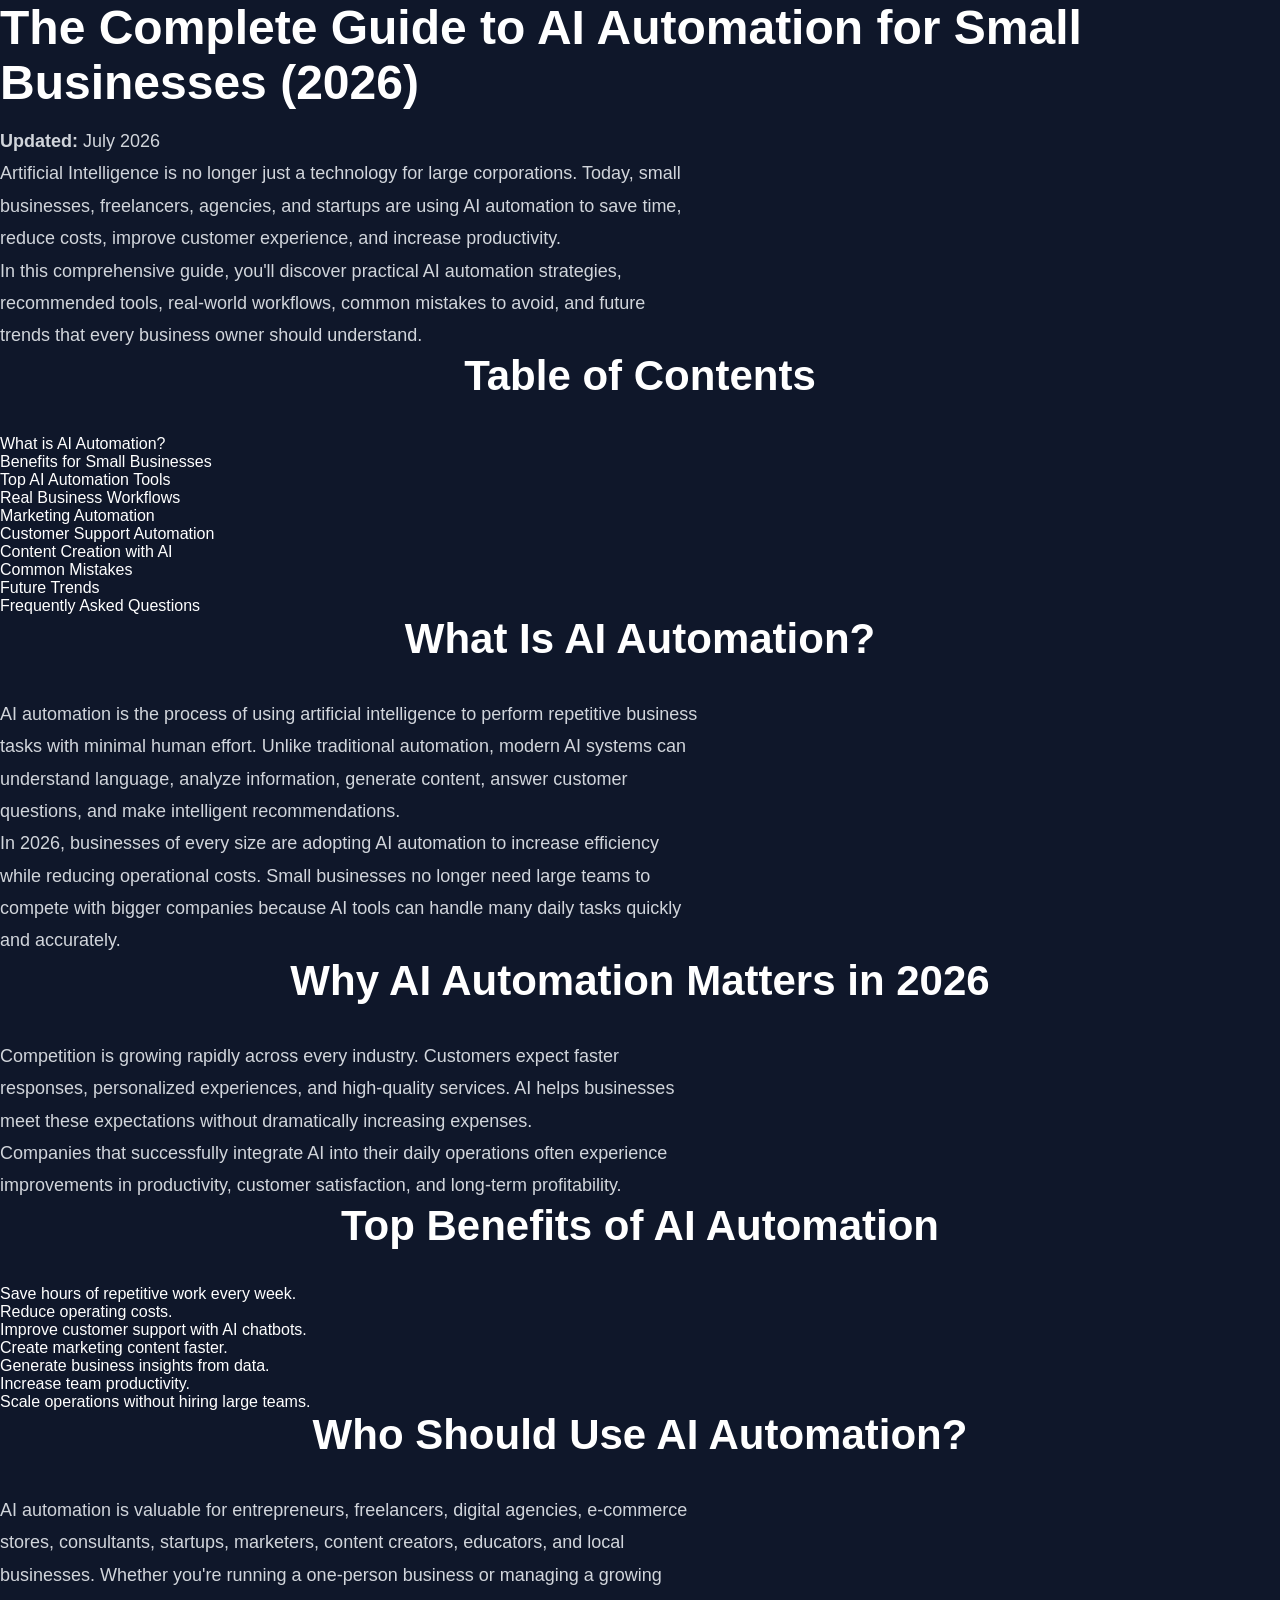
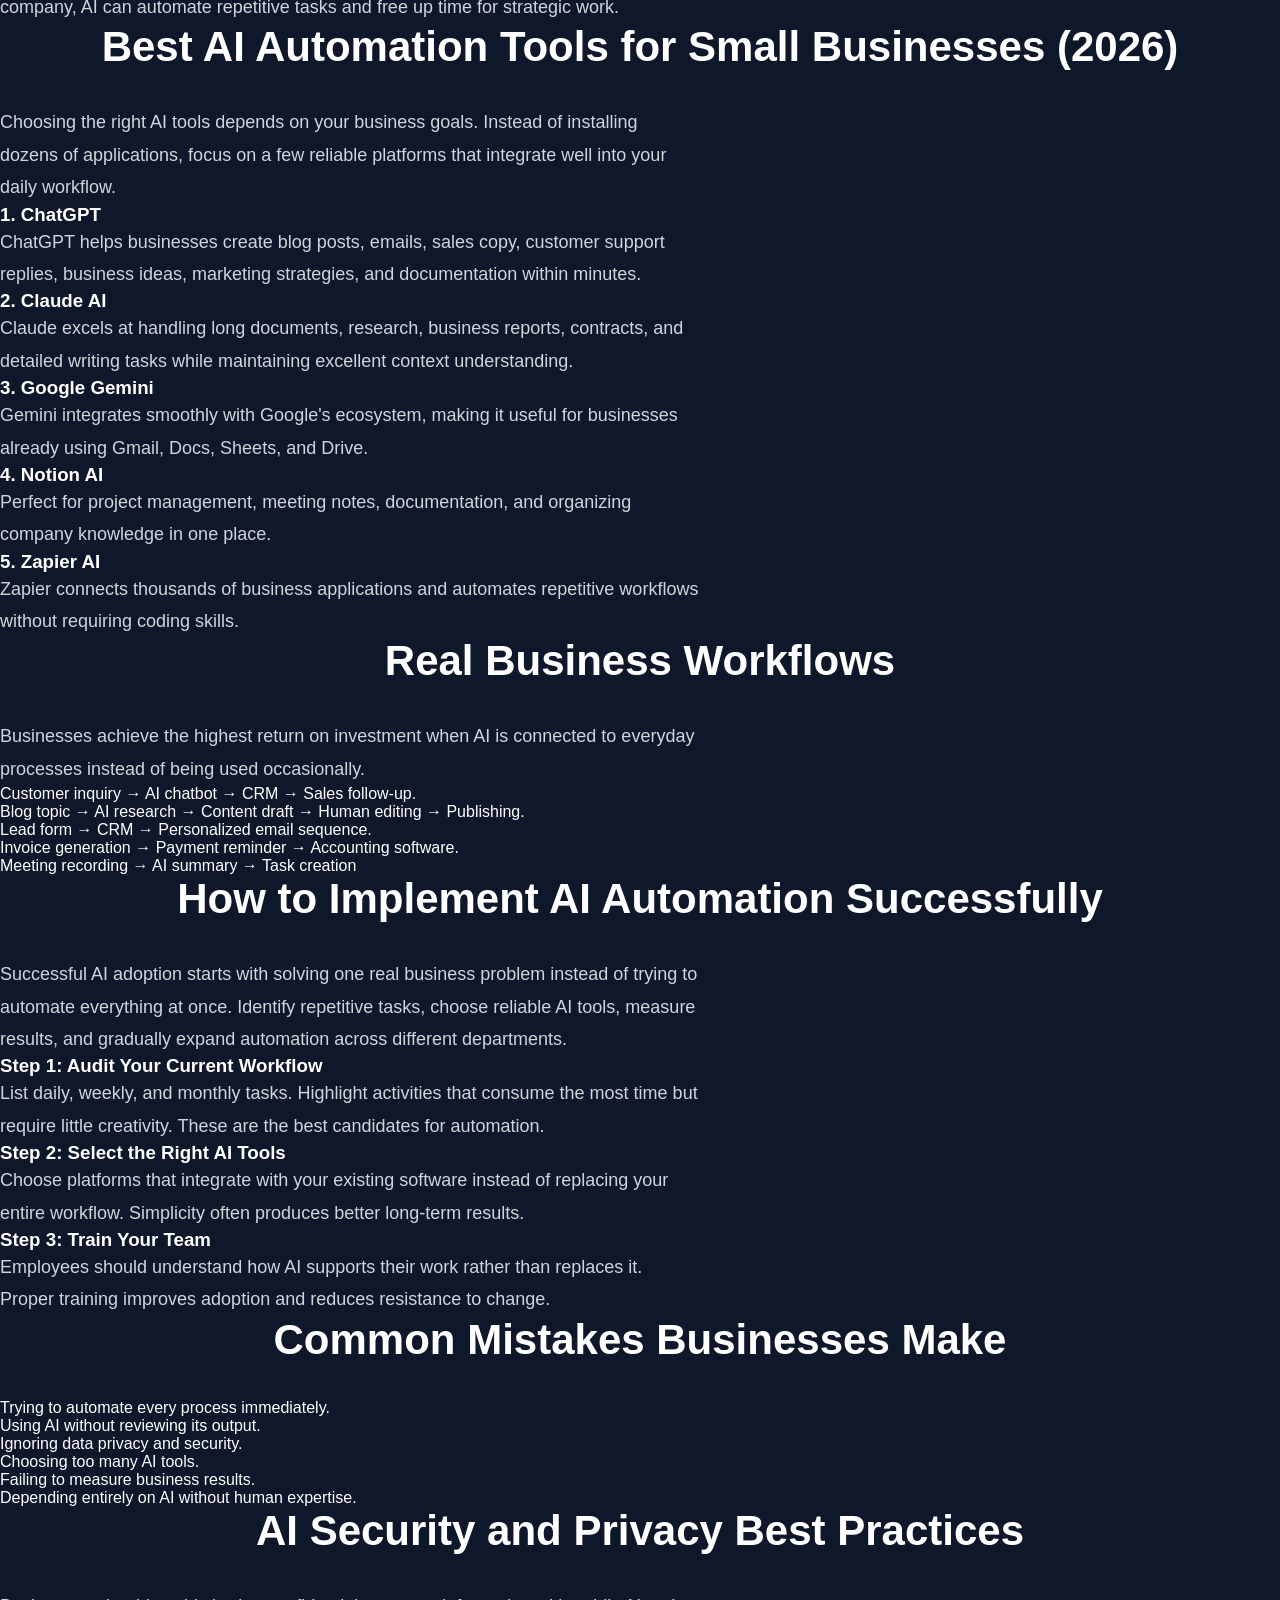
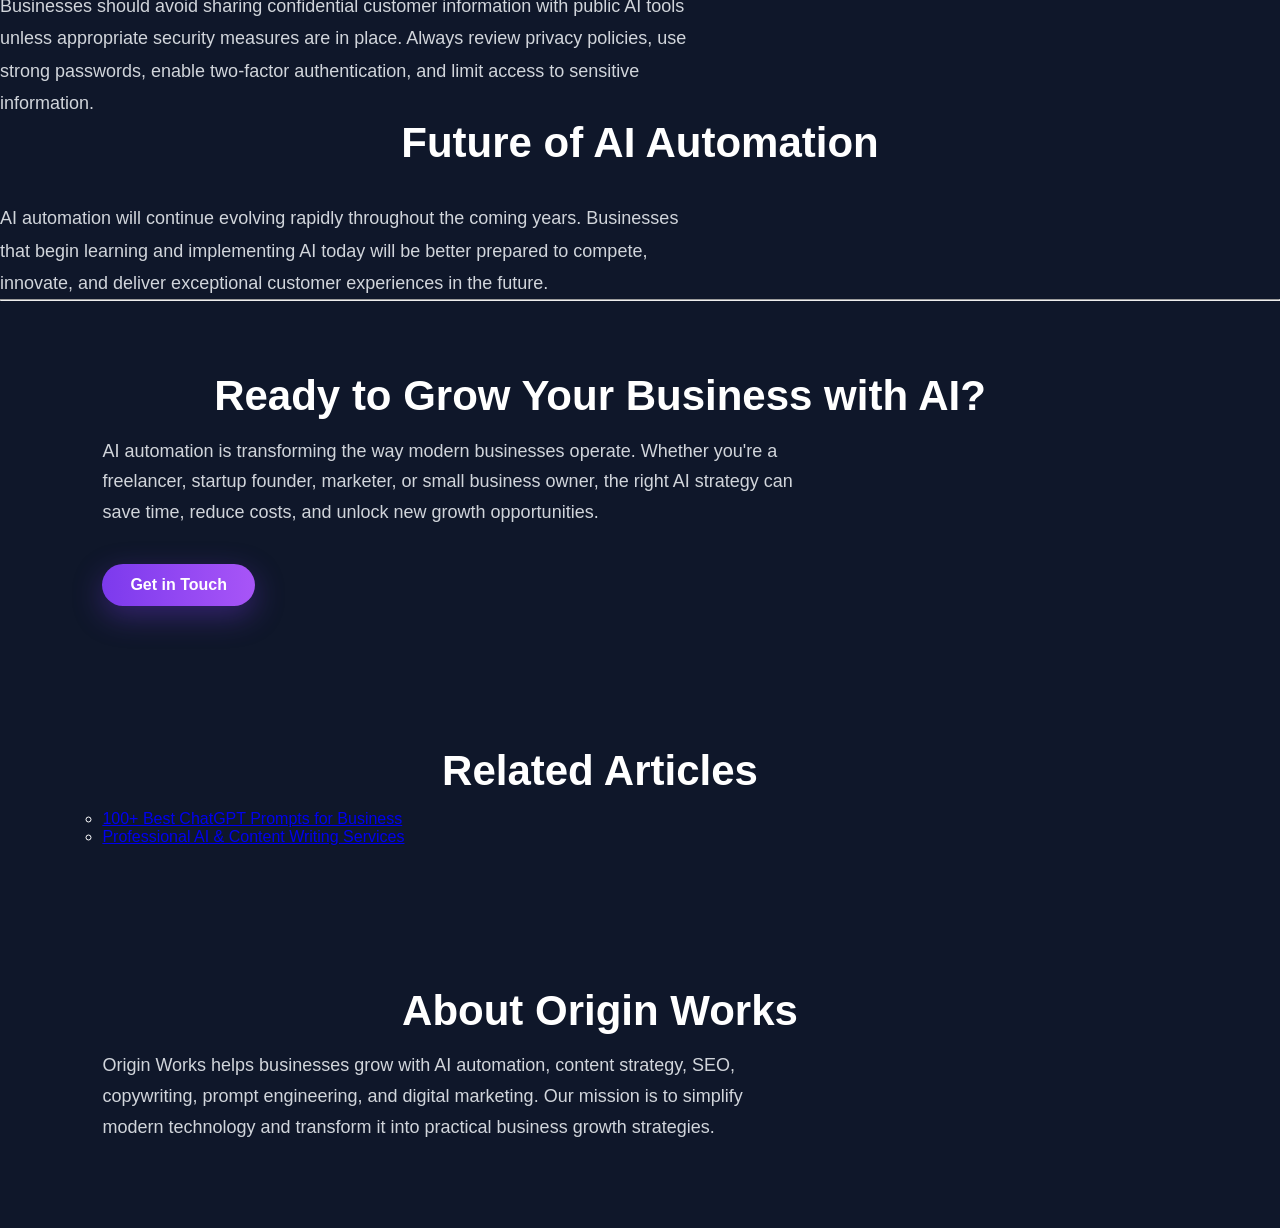
<file: ai-automation-guide-2026.html>
<!DOCTYPE html>
<html lang="en">
<head>
<meta charset="UTF-8">
<meta name="viewport" content="width=device-width, initial-scale=1.0">

<title>The Complete Guide to AI Automation for Small Businesses (2026) | Origin Works</title>

<meta name="description" content="Learn how AI automation helps small businesses save time, reduce costs, and grow faster. Discover tools, workflows, examples, and expert strategies for 2026.">

<link rel="stylesheet" href="style.css">
</head>

<body>

<article class="article">

<h1>The Complete Guide to AI Automation for Small Businesses (2026)</h1>

<p><strong>Updated:</strong> July 2026</p>

<p>Artificial Intelligence is no longer just a technology for large corporations. Today, small businesses, freelancers, agencies, and startups are using AI automation to save time, reduce costs, improve customer experience, and increase productivity.</p>

<p>In this comprehensive guide, you'll discover practical AI automation strategies, recommended tools, real-world workflows, common mistakes to avoid, and future trends that every business owner should understand.</p>

<h2>Table of Contents</h2>

<ul>
<li>What is AI Automation?</li>
<li>Benefits for Small Businesses</li>
<li>Top AI Automation Tools</li>
<li>Real Business Workflows</li>
<li>Marketing Automation</li>
<li>Customer Support Automation</li>
<li>Content Creation with AI</li>
<li>Common Mistakes</li>
<li>Future Trends</li>
<li>Frequently Asked Questions</li>
</ul>

<!-- Next content will be added here -->

</article>

</body>
</html>
<h2>What Is AI Automation?</h2>

<p>AI automation is the process of using artificial intelligence to perform repetitive business tasks with minimal human effort. Unlike traditional automation, modern AI systems can understand language, analyze information, generate content, answer customer questions, and make intelligent recommendations.</p>

<p>In 2026, businesses of every size are adopting AI automation to increase efficiency while reducing operational costs. Small businesses no longer need large teams to compete with bigger companies because AI tools can handle many daily tasks quickly and accurately.</p>

<h2>Why AI Automation Matters in 2026</h2>

<p>Competition is growing rapidly across every industry. Customers expect faster responses, personalized experiences, and high-quality services. AI helps businesses meet these expectations without dramatically increasing expenses.</p>

<p>Companies that successfully integrate AI into their daily operations often experience improvements in productivity, customer satisfaction, and long-term profitability.</p>

<h2>Top Benefits of AI Automation</h2>

<ul>
<li>Save hours of repetitive work every week.</li>
<li>Reduce operating costs.</li>
<li>Improve customer support with AI chatbots.</li>
<li>Create marketing content faster.</li>
<li>Generate business insights from data.</li>
<li>Increase team productivity.</li>
<li>Scale operations without hiring large teams.</li>
</ul>

<h2>Who Should Use AI Automation?</h2>

<p>AI automation is valuable for entrepreneurs, freelancers, digital agencies, e-commerce stores, consultants, startups, marketers, content creators, educators, and local businesses. Whether you're running a one-person business or managing a growing company, AI can automate repetitive tasks and free up time for strategic work.</p>
<h2>Best AI Automation Tools for Small Businesses (2026)</h2>

<p>Choosing the right AI tools depends on your business goals. Instead of installing dozens of applications, focus on a few reliable platforms that integrate well into your daily workflow.</p>

<h3>1. ChatGPT</h3>
<p>ChatGPT helps businesses create blog posts, emails, sales copy, customer support replies, business ideas, marketing strategies, and documentation within minutes.</p>

<h3>2. Claude AI</h3>
<p>Claude excels at handling long documents, research, business reports, contracts, and detailed writing tasks while maintaining excellent context understanding.</p>

<h3>3. Google Gemini</h3>
<p>Gemini integrates smoothly with Google's ecosystem, making it useful for businesses already using Gmail, Docs, Sheets, and Drive.</p>

<h3>4. Notion AI</h3>
<p>Perfect for project management, meeting notes, documentation, and organizing company knowledge in one place.</p>

<h3>5. Zapier AI</h3>
<p>Zapier connects thousands of business applications and automates repetitive workflows without requiring coding skills.</p>

<h2>Real Business Workflows</h2>

<p>Businesses achieve the highest return on investment when AI is connected to everyday processes instead of being used occasionally.</p>

<ul>
<li>Customer inquiry → AI chatbot → CRM → Sales follow-up.</li>
<li>Blog topic → AI research → Content draft → Human editing → Publishing.</li>
<li>Lead form → CRM → Personalized email sequence.</li>
<li>Invoice generation → Payment reminder → Accounting software.</li>
<li>Meeting recording → AI summary → Task creation
  <h2>How to Implement AI Automation Successfully</h2>

<p>Successful AI adoption starts with solving one real business problem instead of trying to automate everything at once. Identify repetitive tasks, choose reliable AI tools, measure results, and gradually expand automation across different departments.</p>

<h3>Step 1: Audit Your Current Workflow</h3>
<p>List daily, weekly, and monthly tasks. Highlight activities that consume the most time but require little creativity. These are the best candidates for automation.</p>

<h3>Step 2: Select the Right AI Tools</h3>
<p>Choose platforms that integrate with your existing software instead of replacing your entire workflow. Simplicity often produces better long-term results.</p>

<h3>Step 3: Train Your Team</h3>
<p>Employees should understand how AI supports their work rather than replaces it. Proper training improves adoption and reduces resistance to change.</p>

<h2>Common Mistakes Businesses Make</h2>

<ul>
<li>Trying to automate every process immediately.</li>
<li>Using AI without reviewing its output.</li>
<li>Ignoring data privacy and security.</li>
<li>Choosing too many AI tools.</li>
<li>Failing to measure business results.</li>
<li>Depending entirely on AI without human expertise.</li>
</ul>

<h2>AI Security and Privacy Best Practices</h2>

<p>Businesses should avoid sharing confidential customer information with public AI tools unless appropriate security measures are in place. Always review privacy policies, use strong passwords, enable two-factor authentication, and limit access to sensitive information.</p>

<h2>Future of AI Automation</h2>

<p>AI automation will continue evolving rapidly throughout the coming years. Businesses that begin learning and implementing AI today will be better prepared to compete, innovate, and deliver exceptional customer experiences in the future.</p>
<hr>

<section class="article-cta">

<h2>Ready to Grow Your Business with AI?</h2>

<p>
AI automation is transforming the way modern businesses operate. Whether you're a freelancer, startup founder, marketer, or small business owner, the right AI strategy can save time, reduce costs, and unlock new growth opportunities.
</p>

<a href="index.html#contact" class="btn">
Get in Touch
</a>

</section>

<section class="related-posts">

<h2>Related Articles</h2>

<ul>

<li>
<a href="best-chatgpt-prompts.html">
100+ Best ChatGPT Prompts for Business
</a>
</li>

<li>
<a href="index.html#services">
Professional AI & Content Writing Services
</a>
</li>

</ul>

</section>

<section class="author-box">

<h2>About Origin Works</h2>

<p>
Origin Works helps businesses grow with AI automation, content strategy, SEO, copywriting, prompt engineering, and digital marketing. Our mission is to simplify modern technology and transform it into practical business growth strategies.
</p>

</section>
</file>
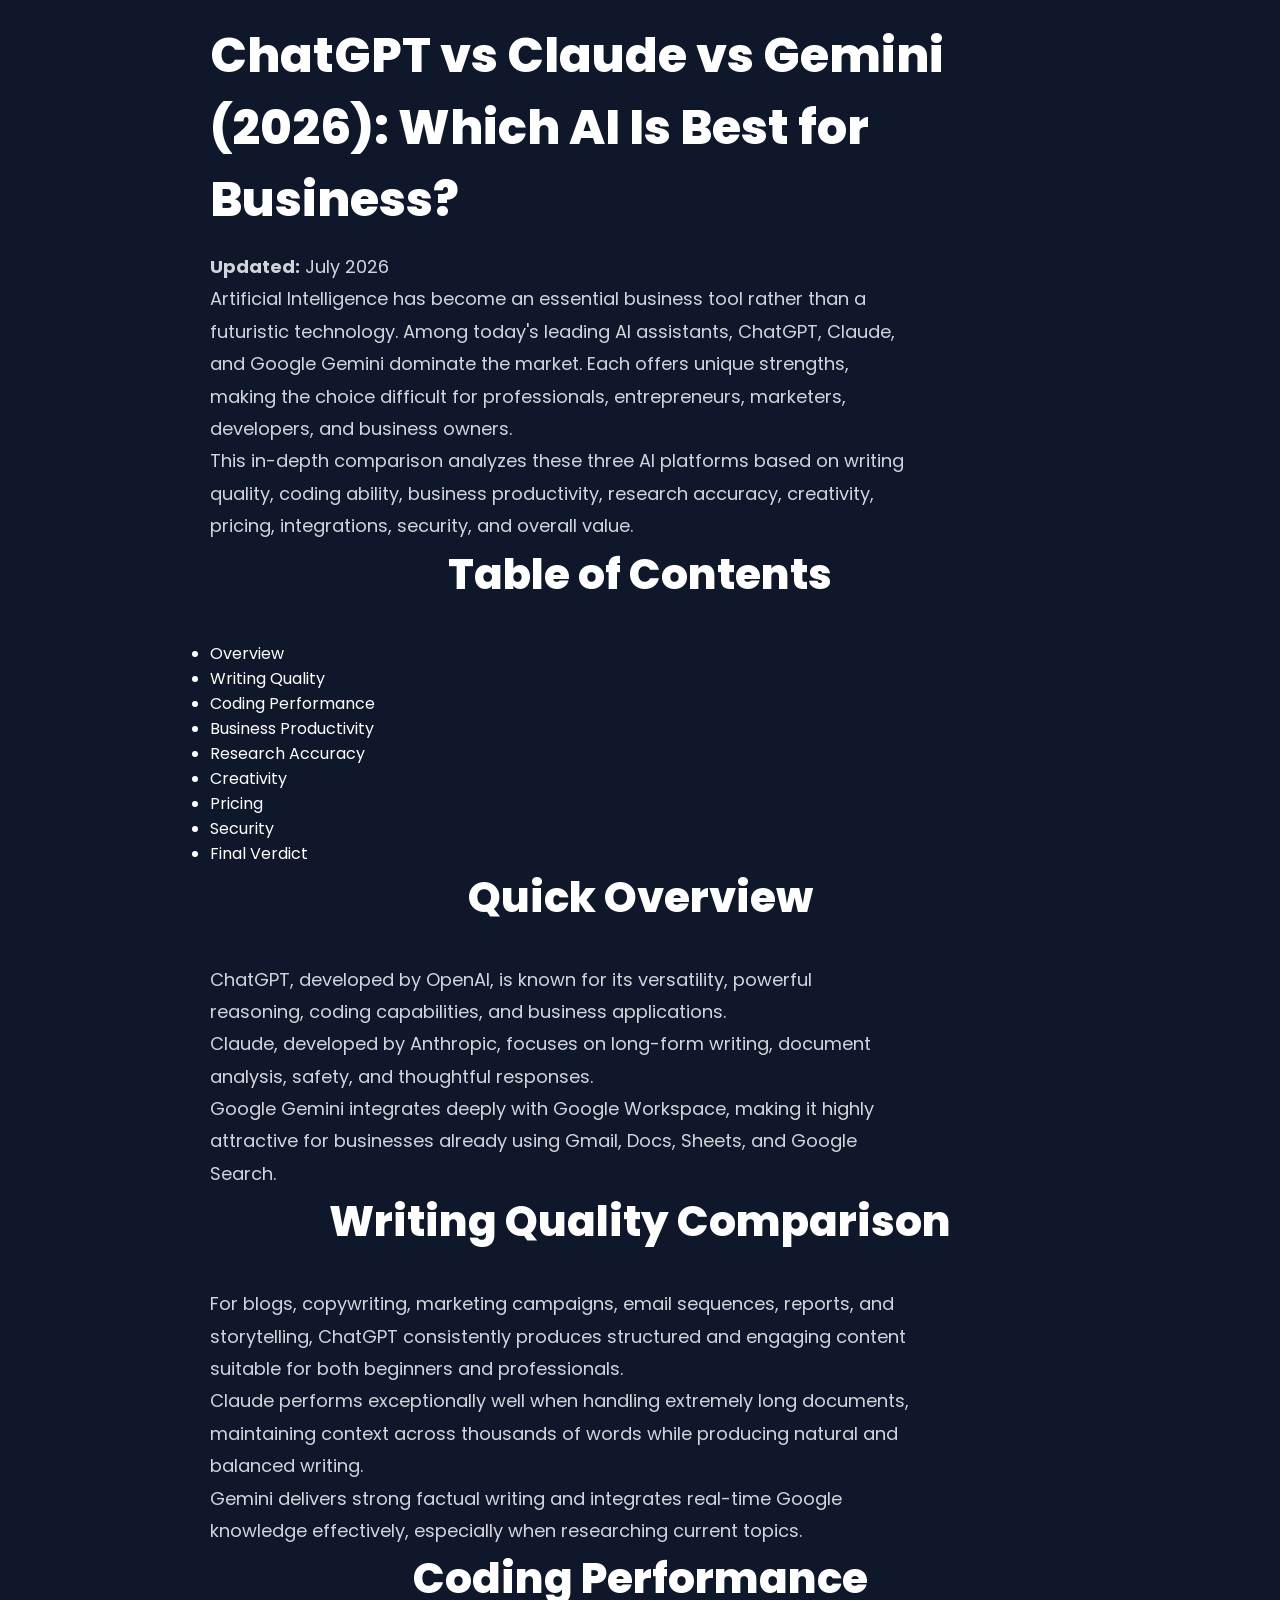
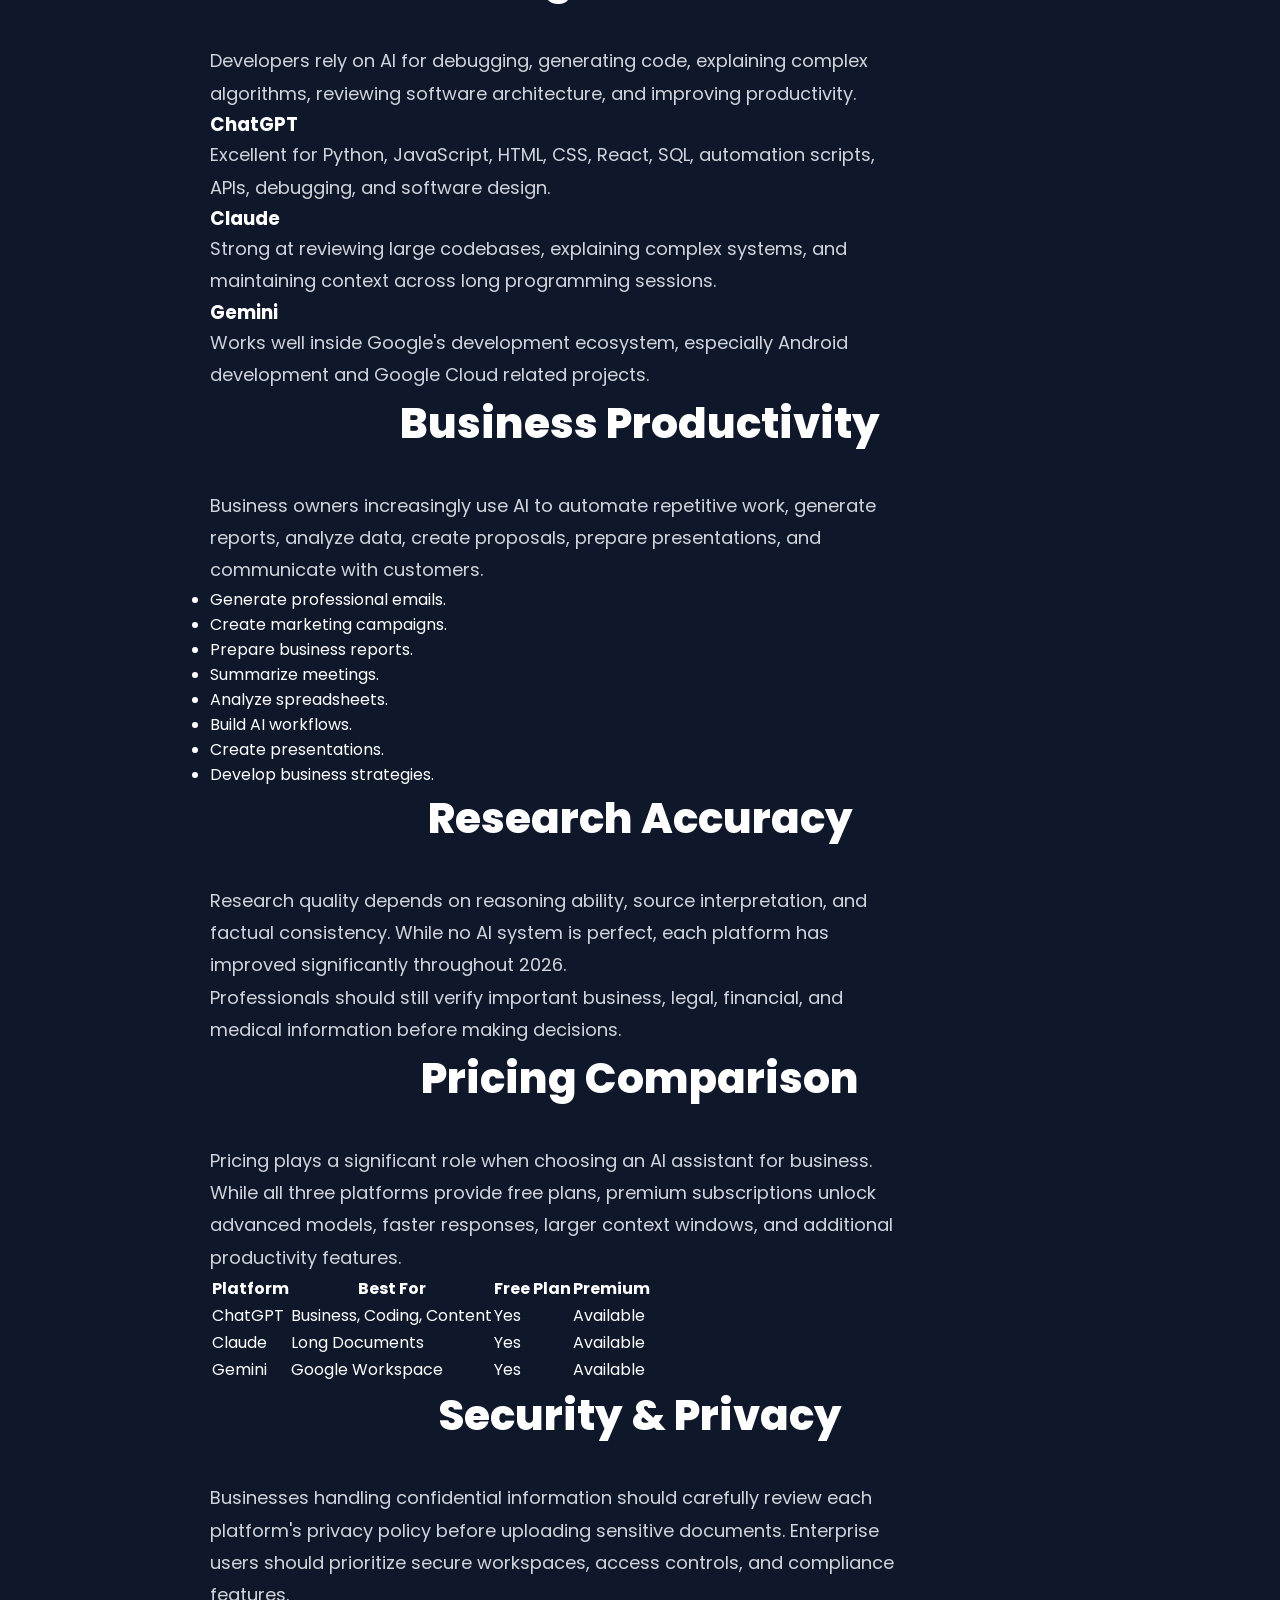
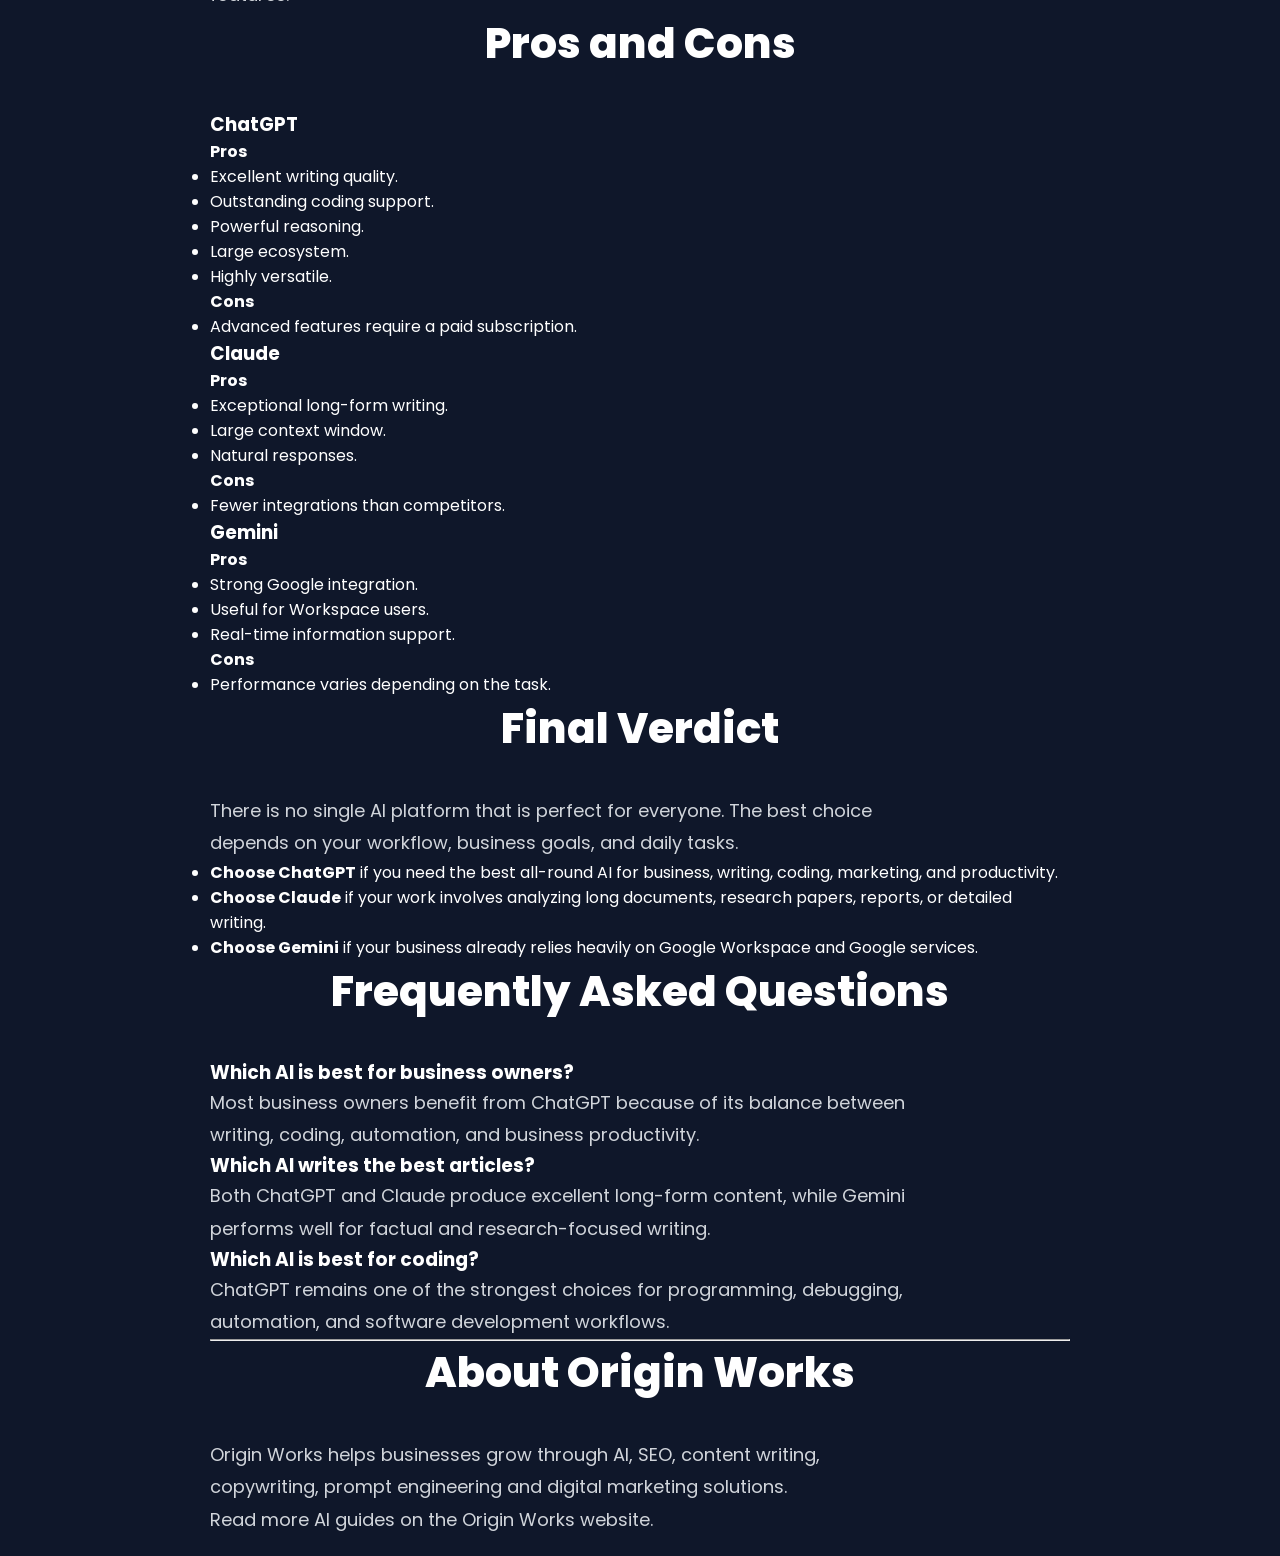
<file: chatgpt-vs-claude-vs-gemini-2026.html>
<!DOCTYPE html>
<html lang="en">
<head>

<meta charset="UTF-8">
<meta name="viewport" content="width=device-width, initial-scale=1.0">

<title>ChatGPT vs Claude vs Gemini (2026) | Origin Works</title>

<meta name="description" content="Compare ChatGPT, Claude and Google Gemini in 2026. Discover which AI is best for business, coding, content writing, research and productivity.">

<link rel="stylesheet" href="style.css">

<link href="https://fonts.googleapis.com/css2?family=Poppins:wght@300;400;500;600;700&display=swap" rel="stylesheet">

</head>

<body>

<div class="article-container">
  <h1>ChatGPT vs Claude vs Gemini (2026): Which AI Is Best for Business?</h1>

<p><strong>Updated:</strong> July 2026</p>

<p>Artificial Intelligence has become an essential business tool rather than a futuristic technology. Among today's leading AI assistants, ChatGPT, Claude, and Google Gemini dominate the market. Each offers unique strengths, making the choice difficult for professionals, entrepreneurs, marketers, developers, and business owners.</p>

<p>This in-depth comparison analyzes these three AI platforms based on writing quality, coding ability, business productivity, research accuracy, creativity, pricing, integrations, security, and overall value.</p>

<h2>Table of Contents</h2>

<ul>
<li>Overview</li>
<li>Writing Quality</li>
<li>Coding Performance</li>
<li>Business Productivity</li>
<li>Research Accuracy</li>
<li>Creativity</li>
<li>Pricing</li>
<li>Security</li>
<li>Final Verdict</li>
</ul>

<h2>Quick Overview</h2>

<p>ChatGPT, developed by OpenAI, is known for its versatility, powerful reasoning, coding capabilities, and business applications.</p>

<p>Claude, developed by Anthropic, focuses on long-form writing, document analysis, safety, and thoughtful responses.</p>

<p>Google Gemini integrates deeply with Google Workspace, making it highly attractive for businesses already using Gmail, Docs, Sheets, and Google Search.</p>

<h2>Writing Quality Comparison</h2>

<p>For blogs, copywriting, marketing campaigns, email sequences, reports, and storytelling, ChatGPT consistently produces structured and engaging content suitable for both beginners and professionals.</p>

<p>Claude performs exceptionally well when handling extremely long documents, maintaining context across thousands of words while producing natural and balanced writing.</p>

<p>Gemini delivers strong factual writing and integrates real-time Google knowledge effectively, especially when researching current topics.</p>
<h2>Coding Performance</h2>

<p>Developers rely on AI for debugging, generating code, explaining complex algorithms, reviewing software architecture, and improving productivity.</p>

<h3>ChatGPT</h3>

<p>Excellent for Python, JavaScript, HTML, CSS, React, SQL, automation scripts, APIs, debugging, and software design.</p>

<h3>Claude</h3>

<p>Strong at reviewing large codebases, explaining complex systems, and maintaining context across long programming sessions.</p>

<h3>Gemini</h3>

<p>Works well inside Google's development ecosystem, especially Android development and Google Cloud related projects.</p>

<h2>Business Productivity</h2>

<p>Business owners increasingly use AI to automate repetitive work, generate reports, analyze data, create proposals, prepare presentations, and communicate with customers.</p>

<ul>

<li>Generate professional emails.</li>

<li>Create marketing campaigns.</li>

<li>Prepare business reports.</li>

<li>Summarize meetings.</li>

<li>Analyze spreadsheets.</li>

<li>Build AI workflows.</li>

<li>Create presentations.</li>

<li>Develop business strategies.</li>

</ul>

<h2>Research Accuracy</h2>

<p>Research quality depends on reasoning ability, source interpretation, and factual consistency. While no AI system is perfect, each platform has improved significantly throughout 2026.</p>

<p>Professionals should still verify important business, legal, financial, and medical information before making decisions.</p>
<h2>Pricing Comparison</h2>

<p>Pricing plays a significant role when choosing an AI assistant for business. While all three platforms provide free plans, premium subscriptions unlock advanced models, faster responses, larger context windows, and additional productivity features.</p>

<table>
<tr>
<th>Platform</th>
<th>Best For</th>
<th>Free Plan</th>
<th>Premium</th>
</tr>

<tr>
<td>ChatGPT</td>
<td>Business, Coding, Content</td>
<td>Yes</td>
<td>Available</td>
</tr>

<tr>
<td>Claude</td>
<td>Long Documents</td>
<td>Yes</td>
<td>Available</td>
</tr>

<tr>
<td>Gemini</td>
<td>Google Workspace</td>
<td>Yes</td>
<td>Available</td>
</tr>

</table>

<h2>Security & Privacy</h2>

<p>Businesses handling confidential information should carefully review each platform's privacy policy before uploading sensitive documents. Enterprise users should prioritize secure workspaces, access controls, and compliance features.</p>

<h2>Pros and Cons</h2>

<h3>ChatGPT</h3>

<strong>Pros</strong>

<ul>
<li>Excellent writing quality.</li>
<li>Outstanding coding support.</li>
<li>Powerful reasoning.</li>
<li>Large ecosystem.</li>
<li>Highly versatile.</li>
</ul>

<strong>Cons</strong>

<ul>
<li>Advanced features require a paid subscription.</li>
</ul>

<h3>Claude</h3>

<strong>Pros</strong>

<ul>
<li>Exceptional long-form writing.</li>
<li>Large context window.</li>
<li>Natural responses.</li>
</ul>

<strong>Cons</strong>

<ul>
<li>Fewer integrations than competitors.</li>
</ul>

<h3>Gemini</h3>

<strong>Pros</strong>

<ul>
<li>Strong Google integration.</li>
<li>Useful for Workspace users.</li>
<li>Real-time information support.</li>
</ul>

<strong>Cons</strong>

<ul>
<li>Performance varies depending on the task.</li>
</ul>
<h2>Final Verdict</h2>

<p>There is no single AI platform that is perfect for everyone. The best choice depends on your workflow, business goals, and daily tasks.</p>

<ul>

<li><strong>Choose ChatGPT</strong> if you need the best all-round AI for business, writing, coding, marketing, and productivity.</li>

<li><strong>Choose Claude</strong> if your work involves analyzing long documents, research papers, reports, or detailed writing.</li>

<li><strong>Choose Gemini</strong> if your business already relies heavily on Google Workspace and Google services.</li>

</ul>

<h2>Frequently Asked Questions</h2>

<h3>Which AI is best for business owners?</h3>

<p>Most business owners benefit from ChatGPT because of its balance between writing, coding, automation, and business productivity.</p>

<h3>Which AI writes the best articles?</h3>

<p>Both ChatGPT and Claude produce excellent long-form content, while Gemini performs well for factual and research-focused writing.</p>

<h3>Which AI is best for coding?</h3>

<p>ChatGPT remains one of the strongest choices for programming, debugging, automation, and software development workflows.</p>

<hr>


<h2>About Origin Works</h2>

<p>
Origin Works helps businesses grow through AI, SEO, content writing, copywriting, prompt engineering and digital marketing solutions.
</p>

<p>
Read more AI guides on the Origin Works website.
</p>

</div>

</body>
</html>
</file>
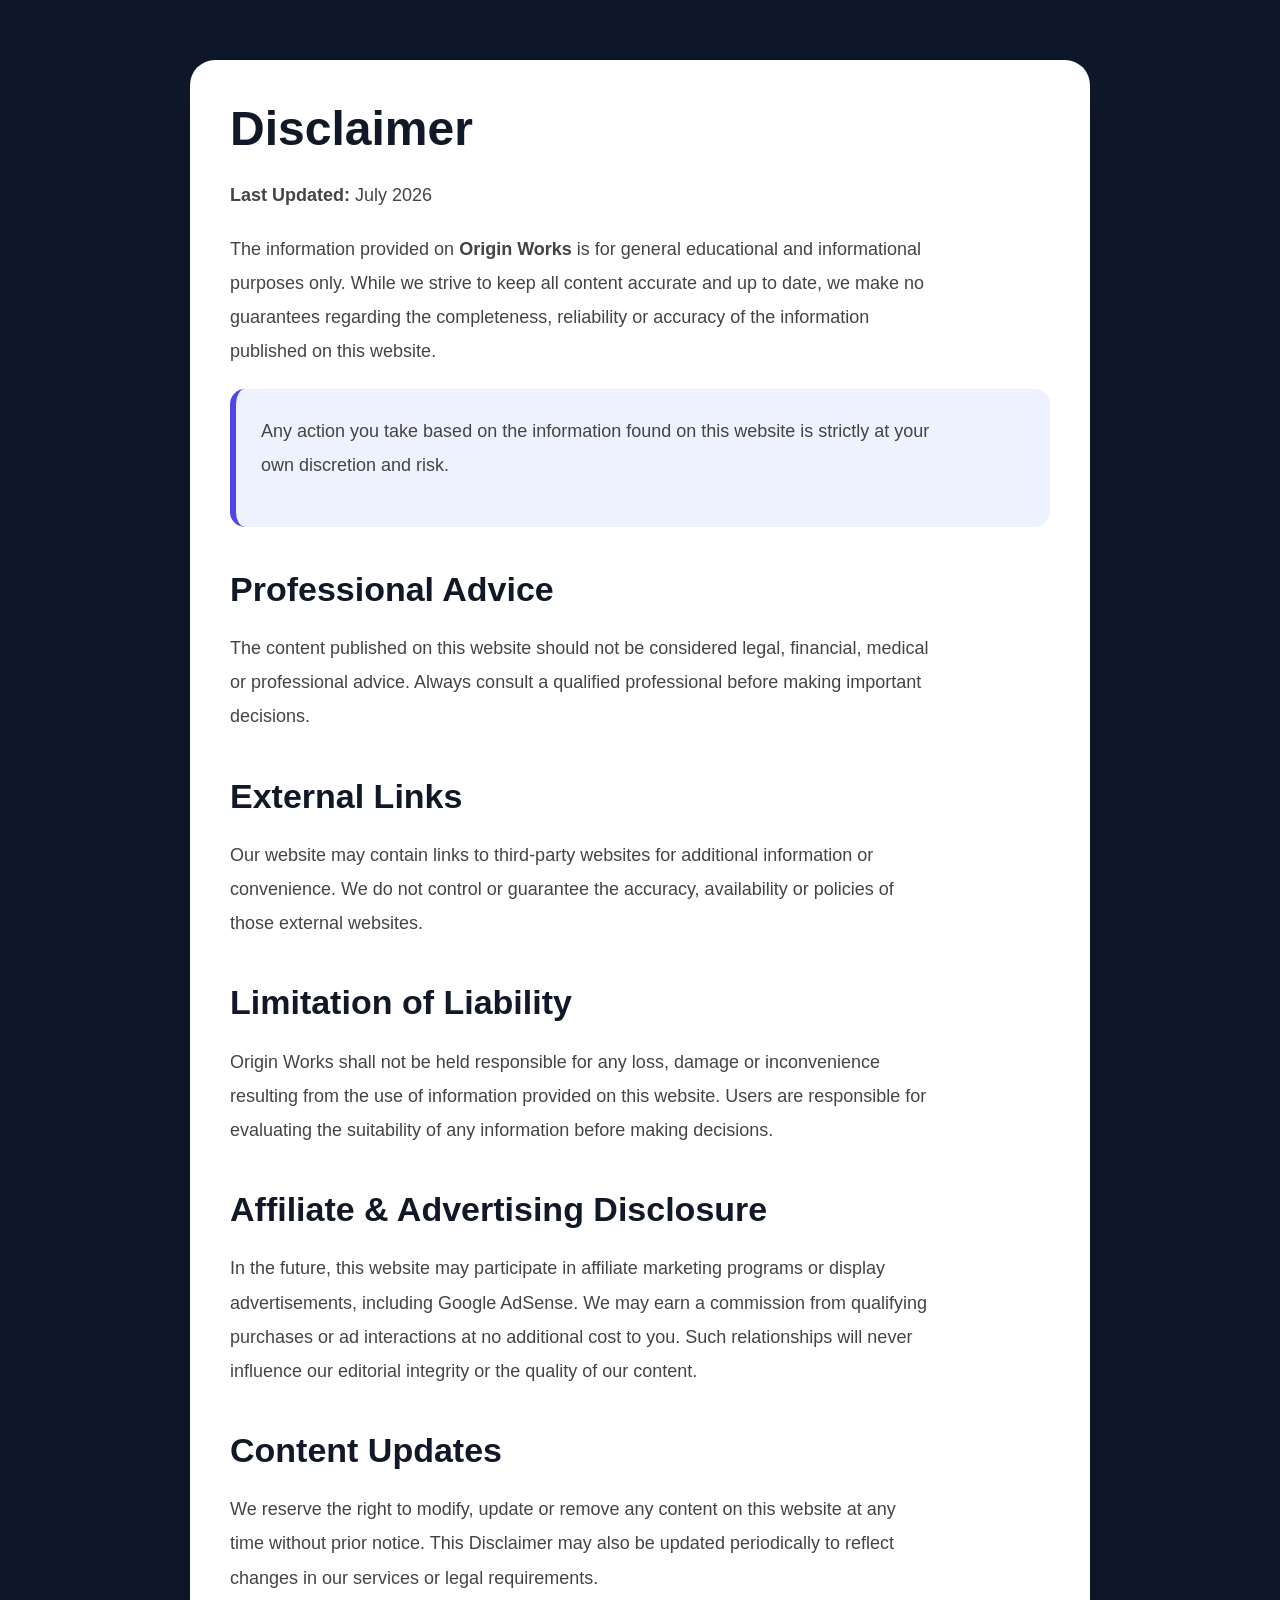
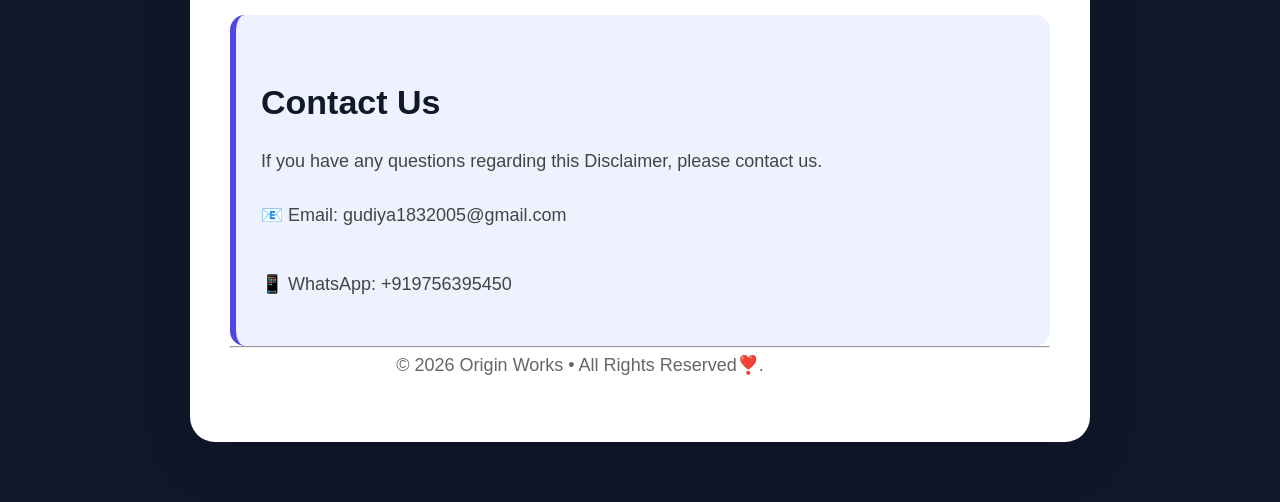
<file: disclaimer.html>
<!DOCTYPE html>
<html lang="en">

<head>

<meta charset="UTF-8">
<meta name="viewport" content="width=device-width, initial-scale=1.0">

<title>Disclaimer |✨️ Origin Works✨️</title>

<meta name="description" content="Read the Disclaimer of Origin Works to understand the limitations of information provided on this website.">

<link rel="stylesheet" href="style.css">

<style>

body{
background:#f8fafc;
font-family:Poppins,sans-serif;
margin:0;
padding:0;
color:#222;
}

.article{
max-width:900px;
margin:60px auto;
padding:40px;
background:#fff;
border-radius:25px;
box-shadow:0 20px 50px rgba(0,0,0,.12);
}

.article h1{
font-size:48px;
margin-bottom:20px;
color:#111827;
}

.article h2{
font-size:32px;
margin-top:40px;
color:#111827;
}

.article p{
font-size:18px;
line-height:1.9;
color:#444;
margin-bottom:20px;
}

.note{
padding:25px;
background:#eef2ff;
border-left:6px solid #4f46e5;
border-radius:15px;
}
/* ===== Heading Fix ===== */

.article h1{
display:block !important;
visibility:visible !important;
opacity:1 !important;
color:#111827 !important;
font-size:48px !important;
font-weight:700 !important;
line-height:1.2 !important;
margin-bottom:20px !important;
}

.article h2{
display:block !important;
visibility:visible !important;
opacity:1 !important;
position:relative !important;
z-index:999 !important;
color:#111827 !important;
font-size:34px !important;
font-weight:700 !important;
line-height:1.3 !important;
margin:40px 0 20px !important;
text-align:left !important;
background:transparent !important;
text-shadow:none !important;
}

.article h3{
display:block !important;
visibility:visible !important;
opacity:1 !important;
color:#111827 !important;
font-size:26px !important;
font-weight:600 !important;
margin:30px 0 15px !important;
  }
</style>

</head>

<body>

<div class="article">

<h1>Disclaimer</h1>

<p><b>Last Updated:</b> July 2026</p>

<p>

The information provided on <b>Origin Works</b> is for general educational and informational purposes only. While we strive to keep all content accurate and up to date, we make no guarantees regarding the completeness, reliability or accuracy of the information published on this website.

</p>

<div class="note">

<p>

Any action you take based on the information found on this website is strictly at your own discretion and risk.

</p>

</div>

<h2>Professional Advice</h2>

<p>

The content published on this website should not be considered legal, financial, medical or professional advice. Always consult a qualified professional before making important decisions.

</p>

<h2>External Links</h2>

<p>

Our website may contain links to third-party websites for additional information or convenience. We do not control or guarantee the accuracy, availability or policies of those external websites.    </p>
</p>
  <h2>Limitation of Liability</h2>

<p>

Origin Works shall not be held responsible for any loss, damage or inconvenience resulting from the use of information provided on this website. Users are responsible for evaluating the suitability of any information before making decisions.

</p>

<h2>Affiliate & Advertising Disclosure</h2>

<p>

In the future, this website may participate in affiliate marketing programs or display advertisements, including Google AdSense. We may earn a commission from qualifying purchases or ad interactions at no additional cost to you. Such relationships will never influence our editorial integrity or the quality of our content.

</p>

<h2>Content Updates</h2>

<p>

We reserve the right to modify, update or remove any content on this website at any time without prior notice. This Disclaimer may also be updated periodically to reflect changes in our services or legal requirements.

</p>

<div class="note">

<h2>Contact Us</h2>

<p>

If you have any questions regarding this Disclaimer, please contact us.

</p>

<p>

📧 Email: gudiya1832005@gmail.com

<br><br>

📱 WhatsApp: +919756395450

</p>

</div>

<hr>

<p style="text-align:center;color:#666;">

© 2026 Origin Works • All Rights Reserved❣️.

</p>

</div>

</body>

</html>
</file>
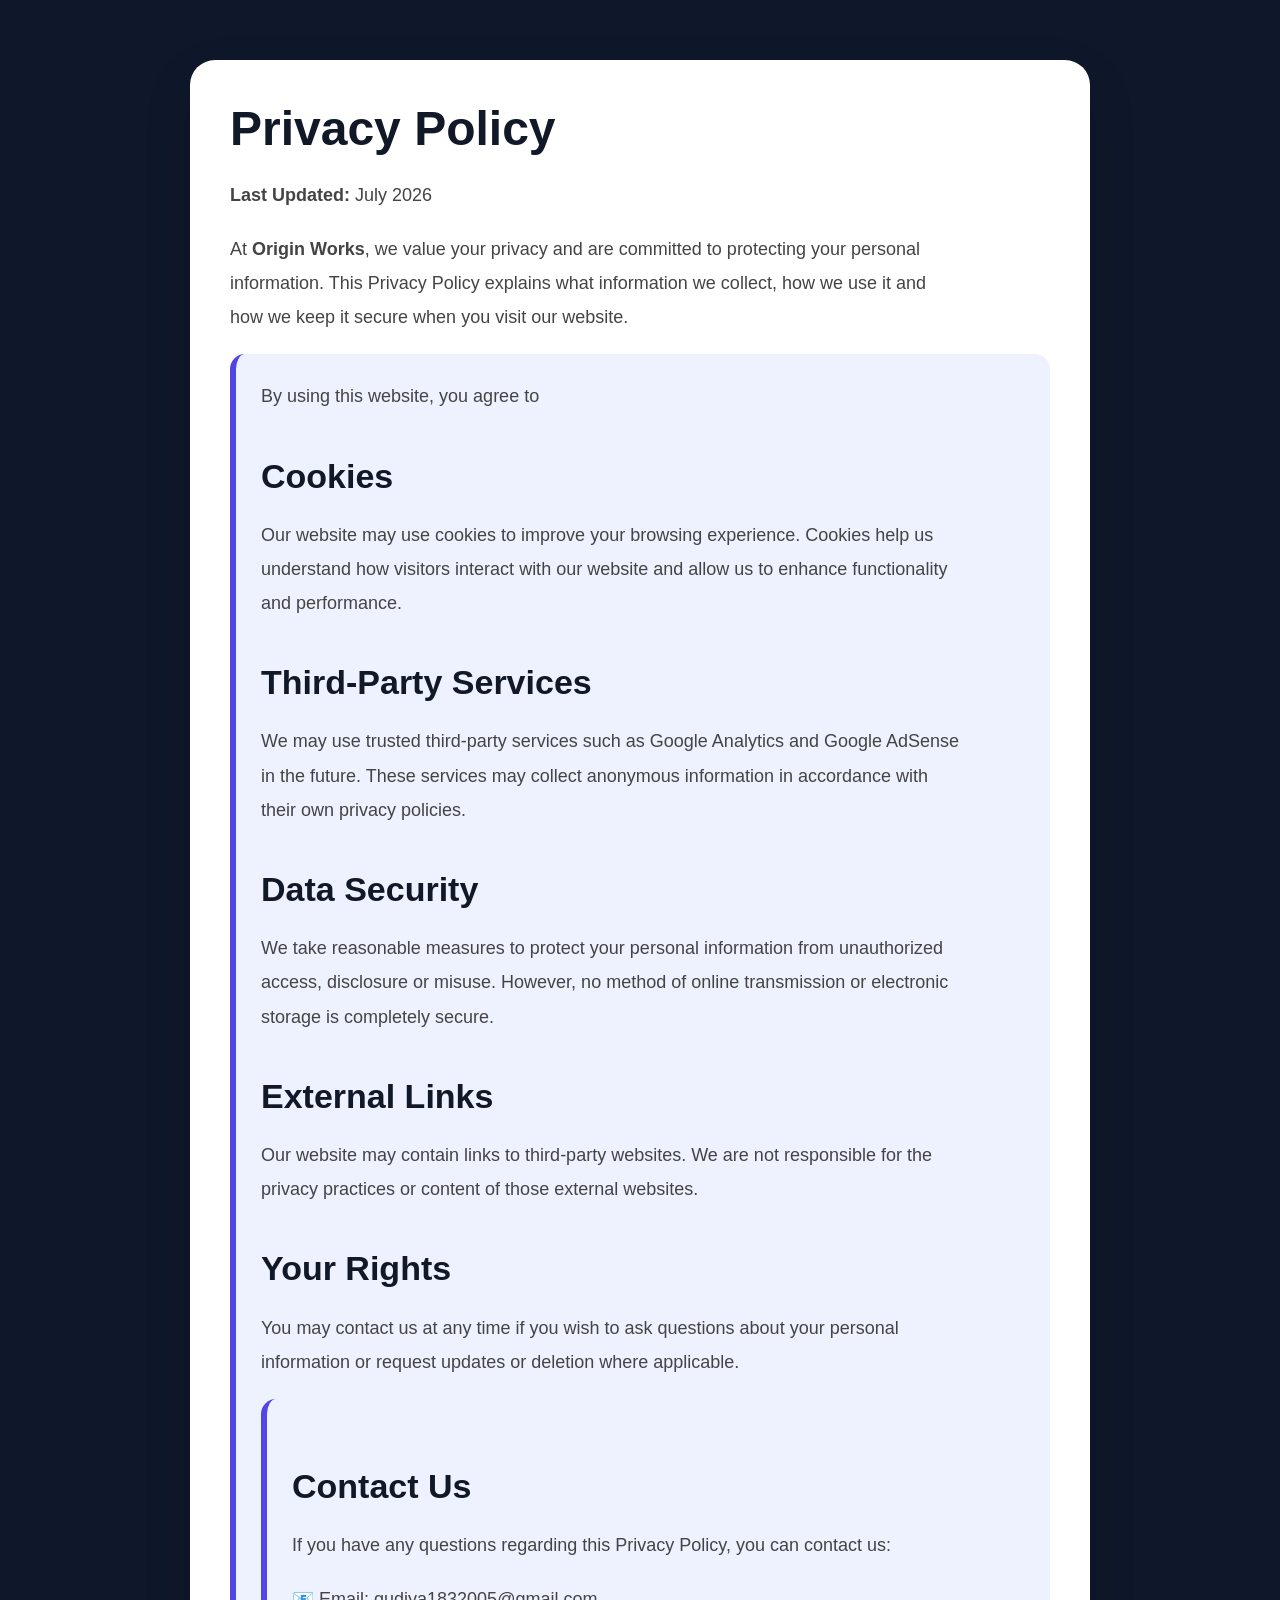
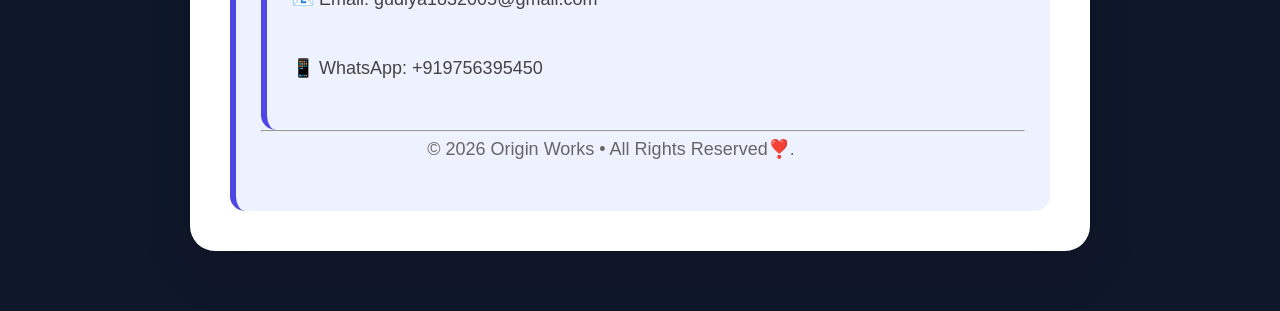
<file: privacy-policy.html>
<!DOCTYPE html>
<html lang="en">

<head>

<meta charset="UTF-8">
<meta name="viewport" content="width=device-width, initial-scale=1.0">

<title>Privacy Policy | ✨️Origin Works✨️</title>

<meta name="description" content="Read the Privacy Policy of Origin Works to understand how we collect, use and protect your information.">

<link rel="stylesheet" href="style.css">

<style>

body{
background:#f8fafc;
font-family:Poppins,sans-serif;
margin:0;
padding:0;
color:#222;
}

.article{
max-width:900px;
margin:60px auto;
padding:40px;
background:#fff;
border-radius:25px;
box-shadow:0 20px 50px rgba(0,0,0,.12);
}

.article h1{
font-size:48px;
color:#111827;
margin-bottom:20px;
}

.article h2{
font-size:32px;
margin-top:40px;
color:#111827;
}

.article p{
font-size:18px;
line-height:1.9;
color:#444;
margin-bottom:20px;
}

.note{
padding:25px;
background:#eef2ff;
border-left:6px solid #4f46e5;
border-radius:15px;
}
/* ===== Heading Fix ===== */

.article h1{
display:block !important;
visibility:visible !important;
opacity:1 !important;
color:#111827 !important;
font-size:48px !important;
font-weight:700 !important;
line-height:1.2 !important;
margin-bottom:20px !important;
}

.article h2{
display:block !important;
visibility:visible !important;
opacity:1 !important;
position:relative !important;
z-index:999 !important;
color:#111827 !important;
font-size:34px !important;
font-weight:700 !important;
line-height:1.3 !important;
margin:40px 0 20px !important;
text-align:left !important;
background:transparent !important;
text-shadow:none !important;
}

.article h3{
display:block !important;
visibility:visible !important;
opacity:1 !important;
color:#111827 !important;
font-size:26px !important;
font-weight:600 !important;
margin:30px 0 15px !important;
  }
</style>

</head>

<body>

<div class="article">

<h1>Privacy Policy</h1>

<p><b>Last Updated:</b> July 2026</p>

<p>

At <b>Origin Works</b>, we value your privacy and are committed to protecting your personal information. This Privacy Policy explains what information we collect, how we use it and how we keep it secure when you visit our website.

</p>

<div class="note">

<p>

By using this website, you agree to
<h2>Cookies</h2>

<p>

Our website may use cookies to improve your browsing experience. Cookies help us understand how visitors interact with our website and allow us to enhance functionality and performance.

</p>

<h2>Third-Party Services</h2>

<p>

We may use trusted third-party services such as Google Analytics and Google AdSense in the future. These services may collect anonymous information in accordance with their own privacy policies.

</p>

<h2>Data Security</h2>

<p>

We take reasonable measures to protect your personal information from unauthorized access, disclosure or misuse. However, no method of online transmission or electronic storage is completely secure.

</p>

<h2>External Links</h2>

<p>

Our website may contain links to third-party websites. We are not responsible for the privacy practices or content of those external websites.

</p>

<h2>Your Rights</h2>

<p>

You may contact us at any time if you wish to ask questions about your personal information or request updates or deletion where applicable.

</p>

<div class="note">

<h2>Contact Us</h2>

<p>

If you have any questions regarding this Privacy Policy, you can contact us:

</p>

<p>

📧 Email: gudiya1832005@gmail.com

<br><br>

📱 WhatsApp: +919756395450

</p>

</div>

<hr>

<p style="text-align:center;color:#666;">

© 2026 Origin Works • All Rights Reserved❣️.

</p>

</div>

</body>

  </html>
</file>
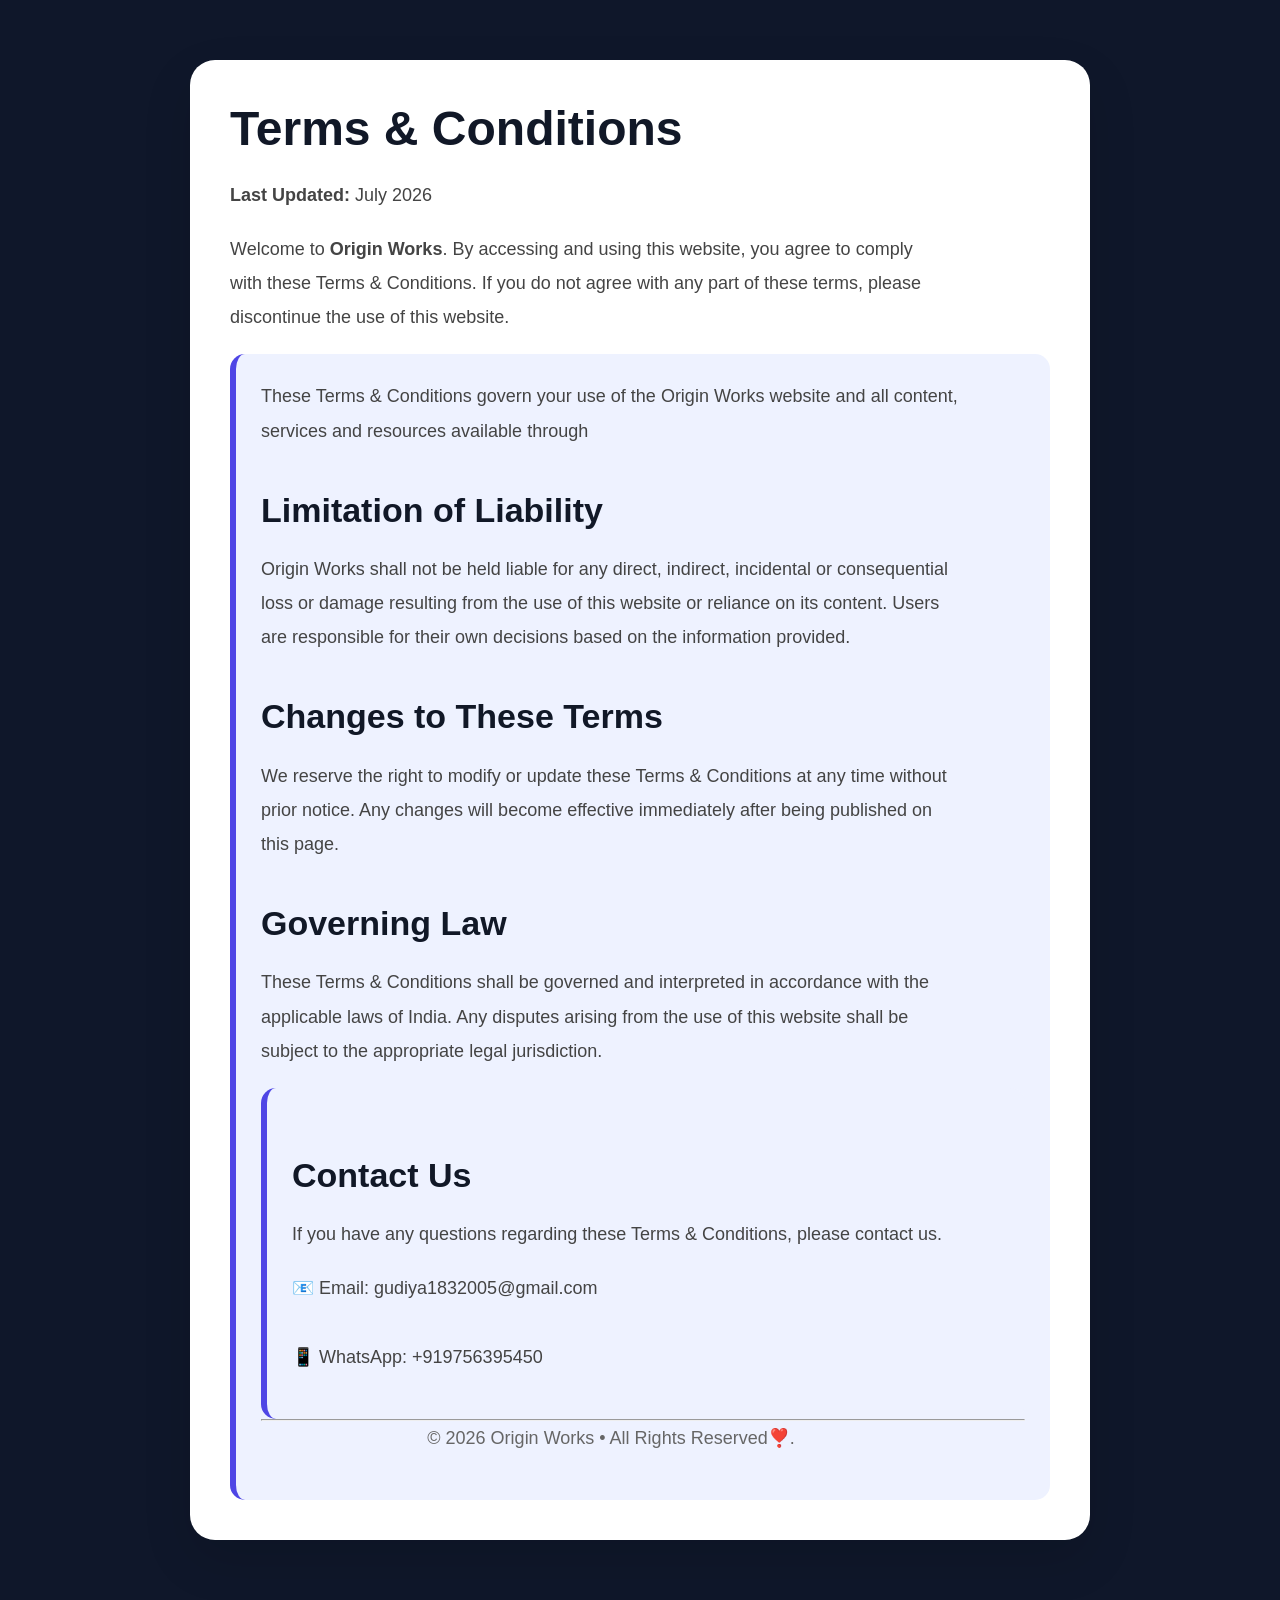
<file: terms-and-conditions.html>
<!DOCTYPE html>
<html lang="en">

<head>

<meta charset="UTF-8">
<meta name="viewport" content="width=device-width, initial-scale=1.0">

<title>Terms & Conditions | ✨️Origin Works✨️</title>

<meta name="description" content="Read the Terms & Conditions for using the Origin Works website and services.">

<link rel="stylesheet" href="style.css">

<style>

body{
background:#f8fafc;
font-family:Poppins,sans-serif;
margin:0;
padding:0;
color:#222;
}

.article{
max-width:900px;
margin:60px auto;
padding:40px;
background:#fff;
border-radius:25px;
box-shadow:0 20px 50px rgba(0,0,0,.12);
}

.article h1{
font-size:48px;
color:#111827;
margin-bottom:20px;
}

.article h2{
font-size:32px;
margin-top:40px;
color:#111827;
}

.article p{
font-size:18px;
line-height:1.9;
color:#444;
margin-bottom:20px;
}

.note{
padding:25px;
background:#eef2ff;
border-left:6px solid #4f46e5;
border-radius:15px;
}

  /* ===== Heading Fix ===== */

.article h1{
display:block !important;
visibility:visible !important;
opacity:1 !important;
color:#111827 !important;
font-size:48px !important;
font-weight:700 !important;
line-height:1.2 !important;
margin-bottom:20px !important;
}

.article h2{
display:block !important;
visibility:visible !important;
opacity:1 !important;
position:relative !important;
z-index:999 !important;
color:#111827 !important;
font-size:34px !important;
font-weight:700 !important;
line-height:1.3 !important;
margin:40px 0 20px !important;
text-align:left !important;
background:transparent !important;
text-shadow:none !important;
}

.article h3{
display:block !important;
visibility:visible !important;
opacity:1 !important;
color:#111827 !important;
font-size:26px !important;
font-weight:600 !important;
margin:30px 0 15px !important;
  }
</style>

</head>

<body>

<div class="article">

<h1>Terms & Conditions</h1>

<p><b>Last Updated:</b> July 2026</p>

<p>

Welcome to <b>Origin Works</b>. By accessing and using this website, you agree to comply with these Terms & Conditions. If you do not agree with any part of these terms, please discontinue the use of this website.

</p>

<div class="note">

<p>

These Terms & Conditions govern your use of the Origin Works website and all content, services and resources available through
<h2>Limitation of Liability</h2>

<p>

Origin Works shall not be held liable for any direct, indirect, incidental or consequential loss or damage resulting from the use of this website or reliance on its content. Users are responsible for their own decisions based on the information provided.

</p>

<h2>Changes to These Terms</h2>

<p>

We reserve the right to modify or update these Terms & Conditions at any time without prior notice. Any changes will become effective immediately after being published on this page.

</p>

<h2>Governing Law</h2>

<p>

These Terms & Conditions shall be governed and interpreted in accordance with the applicable laws of India. Any disputes arising from the use of this website shall be subject to the appropriate legal jurisdiction.

</p>

<div class="note">

<h2>Contact Us</h2>

<p>

If you have any questions regarding these Terms & Conditions, please contact us.

</p>

<p>

📧 Email: gudiya1832005@gmail.com

<br><br>

📱 WhatsApp: +919756395450

</p>

</div>

<hr>

<p style="text-align:center;color:#666;">

© 2026 Origin Works • All Rights Reserved❣️.

</p>

</div>

</body>

  </html>
</file>
<file: style.css>
*{
margin:0;
padding:0;
box-sizing:border-box;
font-family:Poppins,sans-serif;
}
body{
    background:#0f172a;
    color:#ffffff;
    font-family:'Poppins',sans-serif;
    overflow-x:hidden;
}

header{
background:#6a0dad;
padding:20px;
}

.navbar{
display:flex;
justify-content:space-between;
align-items:center;
max-width:1200px;
margin:auto;
}

.logo{
    color:#ffffff;
    font-size:28px;
    font-weight:700;
}

.navbar ul{
display:flex;
gap:20px;
list-style:none;
}

.navbar a{
color:white;
text-decoration:none;
}
.hero{
    background:linear-gradient(135deg,#0f172a,#312e81,#7c3aed);
    color:#fff;
    min-height:100vh;
    display:flex;
    align-items:center;
    justify-content:center;
    padding:80px 20px;
    overflow:hidden;
}

.hero h1{
font-size:55px;
margin-bottom:20px;
}

.btn{
    display:inline-block;
    background:#7c3aed;
    color:#ffffff;
    padding:14px 30px;
    border-radius:50px;
    text-decoration:none;
    font-weight:700;
    margin-top:20px;
    transition:.3s;
}

section{
padding:70px 10%;
}

h2{
    text-align:center;
    margin-bottom:30px;
    color:#ffffff;
    font-size:40px;
    font-weight:700;
  }

.service-box,
.portfolio-box{
    background:rgba(255,255,255,.08);
    backdrop-filter:blur(18px);
    border:1px solid rgba(255,255,255,.12);
    padding:24px;
    margin:20px 0;
    border-radius:18px;
    box-shadow:0 10px 25px rgba(0,0,0,.25);
}

.skills span{
    display:inline-block;
    background:#7c3aed;
    color:#fff;
    padding:12px 20px;
    margin:8px;
    border-radius:30px;
    font-weight:600;
}

footer{
    background:#111827;
    color:#d1d5db;
    text-align:center;
    padding:40px 20px;
}
.hero-buttons{
    margin-top:20px;
    display:flex;
    gap:15px;
    flex-wrap:wrap;
}

.btn{
    display:inline-block;
    padding:12px 24px;
    background:#7c3aed;
    color:#fff;
    text-decoration:none;
    border-radius:8px;
    font-weight:600;
    transition:0.3s;
}

.btn:hover{
    background:#5b21b6;
}


.btn-outline{
    background:transparent;
    border:2px solid #7c3aed;
    color:#ffffff;
}
.btn-outline:hover{
    background:#7c3aed;
    color:#fff;
  }
.tagline{
    font-size: 22px;
    font-weight: 700;
    color: #7c3aed;
    margin: 20px 0 10px;
    letter-spacing: 1px;
}

h1{
    font-size: 58px;
    font-weight: 800;
    margin-bottom: 15px;
}

p{
    font-size: 18px;
    line-height: 1.8;
    color: #d1d5db;
    max-width: 700px;
}
body{
    background:#0f172a;
    color:#ffffff;
    font-family:'Poppins',sans-serif;
}

section{
    padding:80px 10%;
}

h2{
    font-size:38px;
    margin-bottom:20px;
    color:#ffffff;
}

.service-box{
    background:#1e293b;
    padding:25px;
    border-radius:18px;
    margin-top:20px;
    transition:.3s;
    border:1px solid rgba(255,255,255,.08);
}

.service-box:hover{
    transform:translateY(-8px);
    box-shadow:0 15px 40px rgba(124,58,237,.35);
  }
.hero-subtitle{
    font-size:20px;
    color:#cbd5e1;
    max-width:650px;
    line-height:1.7;
    margin:20px 0 35px;
}/* Premium Buttons */
button, .btn, a.btn {
    padding: 12px 28px;
    border-radius: 30px;
    border: none;
    font-size: 16px;
    font-weight: 600;
    transition: 0.3s ease;
    display: inline-block;
}

button:hover, .btn:hover, a.btn:hover {
    transform: translateY(-3px);
}

/* Modern Cards */
.card, .service-card, .project-card {
    border-radius: 20px;
    padding: 25px;
    transition: 0.3s ease;
}

.card:hover, .service-card:hover, .project-card:hover {
    transform: translateY(-8px);
}

/* Better Section Spacing */
section {
    padding: 80px 20px;
}

/* Smooth Scroll */
html {
    scroll-behavior: smooth;
}

/* Mobile Responsive */
@media(max-width:768px){
    h1 {
        font-size: 36px;
    }

    section {
        padding: 50px 15px;
    }

    .hero-subtitle {
        font-size: 17px;
    }
}
.hero {
    overflow: hidden;
    padding-left: 20px;
    padding-right: 20px;
}

h1 {
    word-wrap: break-word;
    max-width: 100%;
  }
/* ===== Premium Sticky Navbar ===== */

header{
    position: sticky;
    top: 0;
    z-index: 1000;
    background: rgba(106,13,173,0.95);
    backdrop-filter: blur(12px);
    box-shadow: 0 4px 20px rgba(0,0,0,0.15);
}

.navbar{
    padding: 15px 20px;
}

.navbar a{
    transition: .3s ease;
    font-weight: 500;
}

.navbar a:hover{
    color:#ffd700;
}

.logo{
    letter-spacing:1px;
  }
/* ===== Premium Cards ===== */

.service-box,
.portfolio-box{
    background:#fff;
    border-radius:18px;
    padding:25px;
    transition:all .3s ease;
    box-shadow:0 8px 25px rgba(0,0,0,.08);
}

.service-box:hover,
.portfolio-box:hover{
    transform:translateY(-8px);
    box-shadow:0 18px 40px rgba(106,13,173,.20);
}

/* ===== Better Buttons ===== */

.btn{
    transition:all .3s ease;
}

.btn:hover{
    transform:translateY(-3px);
    box-shadow:0 10px 25px rgba(106,13,173,.35);
}

/* ===== Better Section Headings ===== */

h2{
    font-size:38px;
    margin-bottom:40px;
}

/* ===== Smooth Animation ===== */

html{
    scroll-behavior:smooth;
}

/* Smooth animation */
*{
    transition: all .3s ease;
}

/* Premium Background */
body{
    background: linear-gradient(180deg,#f8f5ff,#ffffff);
}

/* Sticky Glass Navbar */
header{
    position:sticky;
    top:0;
    z-index:999;
    background:rgba(106,13,173,.92);
    backdrop-filter:blur(14px);
    box-shadow:0 10px 25px rgba(0,0,0,.15);
}

.navbar{
    padding:18px 25px;
}

.logo{
    font-size:30px;
    letter-spacing:1px;
}

.navbar a{
    padding:8px 12px;
    border-radius:8px;
    font-weight:600;
}

.navbar a:hover{
    background:rgba(255,255,255,.15);
    color:#fff;
}

/* Premium Hero */

.hero{
    min-height:90vh;
    display:flex;
    flex-direction:column;
    justify-content:center;
    align-items:center;
    background:
    linear-gradient(135deg,#5b21b6,#7c3aed,#a855f7);
    color:white;
}

.hero h1{
    font-size:64px;
    line-height:1.1;
    margin-bottom:20px;
}

.hero-subtitle{
    max-width:650px;
    font-size:22px;
    line-height:1.8;
    opacity:.95;
}

/* Premium Buttons */

.btn{
    background:#fff;
    color:#6a0dad;
    border-radius:50px;
    padding:14px 32px;
    font-weight:bold;
    box-shadow:0 12px 25px rgba(0,0,0,.18);
}

.btn:hover{
    transform:translateY(-5px);
    background:#f5f5f5;
}

/* Sections */
section{
    padding:100px 8%;
}

/* Section Heading */
h2{
    font-size:42px;
    font-weight:700;
    margin-bottom:50px;
}

/* Cards */
.service-box,
.portfolio-box{
    background:rgba(255,255,255,.95);
    border-radius:22px;
    padding:30px;
    margin:25px 0;
    box-shadow:0 15px 35px rgba(0,0,0,.08);
    border:1px solid rgba(124,58,237,.12);
}

.service-box:hover,
.portfolio-box:hover{
    transform:translateY(-10px) scale(1.02);
    box-shadow:0 25px 45px rgba(124,58,237,.25);
}

/* Skills */
.skills span{
    background:#7c3aed;
    padding:12px 22px;
    border-radius:30px;
    font-weight:600;
}

.skills span:hover{
    background:#5b21b6;
    transform:scale(1.08);
}

/* Contact */
#contact{
    text-align:center;
}

#contact p{
    font-size:18px;
    margin:15px 0;
}

/* Footer */
footer{
    margin-top:80px;
    padding:35px;
    font-size:16px;
    background:#3b0764;
}

/* Mobile */
@media(max-width:768px){

.hero h1{
font-size:40px;
}

.hero-subtitle{
font-size:18px;
}

.navbar{
flex-direction:column;
gap:15px;
}

.navbar ul{
flex-wrap:wrap;
justify-content:center;
}

h2{
font-size:32px;
}

section{
padding:70px 20px;
}

}
.hero h1{
    color:#ffffff !important;
}

.hero-subtitle{
    color:#cbd5e1 !important;
}

#about h2{
    color:#7c3aed !important;
}

body{
    background:#0f172a !important;
    color:#ffffff;
}
/* Fix text colors */

.service-box,
.portfolio-box{
    color:#1f2937 !important;
}

.service-box h3,
.portfolio-box h3,
.service-box p,
.portfolio-box p{
    color:#1f2937 !important;
}

#about p,
#services p,
#portfolio p,
#contact p{
    color:#e5e7eb !important;
}

h2{
    color:#ffffff !important;
  }
/* Fix card text */

.service-box p,
.portfolio-box p{
    color:#4b5563 !important;
    opacity:1 !important;
}

.service-box h3,
.portfolio-box h3{
    color:#111827 !important;
  }/* Final text color fix */

.service-box,
.portfolio-box{
    color:#111827 !important;
}

.service-box h3,
.portfolio-box h3{
    color:#111827 !important;
}

.service-box p,
.portfolio-box p{
    color:#4b5563 !important;
    opacity:1 !important;
}

.service-box *,
.portfolio-box *{
    opacity:1 !important;
  }
/* ===== Final Premium Fix ===== */

body{
    background:#0f172a;
    color:#ffffff;
}

.hero h1{
    color:#ffffff;
}

.hero-subtitle{
    color:#cbd5e1;
}

h2{
    color:#ffffff;
}

.service-box,
.portfolio-box{
    background:#ffffff;
    color:#111827;
    border-radius:18px;
    box-shadow:0 10px 25px rgba(0,0,0,.12);
}

.service-box h3,
.portfolio-box h3{
    color:#111827;
}

.service-box p,
.portfolio-box p{
    color:#4b5563;
}

#about p,
#contact p{
    color:#e5e7eb;
  }
.service-box p,
.portfolio-box p{
    color:#374151 !important;
    opacity:1 !important;
}

.service-box p *,
.portfolio-box p *{
    color:#374151 !important;
    opacity:1 !important;
}
.contact-form{
max-width:650px;
margin:40px auto;
display:flex;
flex-direction:column;
gap:18px;
}

.contact-form input,
.contact-form textarea{
padding:16px;
border-radius:12px;
border:none;
font-size:16px;
outline:none;
}

.contact-form textarea{
resize:vertical;
min-height:140px;
}

.contact-form button{
align-self:flex-start;
}
/* Floating WhatsApp */

.whatsapp-float{
position:fixed;
right:25px;
bottom:25px;
width:60px;
height:60px;
background:#25D366;
color:#fff;
border-radius:50%;
display:flex;
align-items:center;
justify-content:center;
font-size:30px;
text-decoration:none;
box-shadow:0 10px 25px rgba(0,0,0,.25);
z-index:9999;
transition:.3s;
}

.whatsapp-float:hover{
transform:scale(1.1);
  }
footer{
background:#111827;
padding:50px 20px;
text-align:center;
color:#d1d5db;
border-top:1px solid rgba(255,255,255,.08);
}

footer h3{
color:#ffffff;
font-size:28px;
margin-bottom:15px;
}

footer p{
color:#9ca3af;
margin:10px auto;
max-width:700px;
font-size:16px;
line-height:1.7;
}
#faq{
padding:90px 8%;
}

#faq .service-box{
margin-bottom:20px;
}

#faq h3{
color:#7c3aed;
margin-bottom:10px;
  }
.hero h1{
font-size:72px !important;
font-weight:800 !important;
letter-spacing:-2px;
line-height:1.05;
max-width:900px;
margin:auto;
}

.hero-subtitle{
font-size:22px !important;
max-width:700px;
margin:25px auto;
color:#d1d5db !important;
}
.service-box,
.portfolio-box{
background:rgba(255,255,255,.08) !important;
backdrop-filter:blur(18px);
border:1px solid rgba(255,255,255,.12);
border-radius:24px;
}
section{
max-width:1200px;
margin:auto;
}
/* ===== PREMIUM HERO ===== */

.hero{
min-height:100vh;
display:flex;
justify-content:center;
align-items:center;
text-align:center;
padding:80px 20px;
background:
radial-gradient(circle at top,#8b5cf6 0%,#4c1d95 35%,#111827 100%);
position:relative;
overflow:hidden;
}

.hero::before{
content:"";
position:absolute;
width:500px;
height:500px;
background:rgba(168,85,247,.25);
filter:blur(120px);
border-radius:50%;
top:-120px;
left:50%;
transform:translateX(-50%);
}

.hero-content{
position:relative;
z-index:2;
max-width:900px;
padding:60px 40px;
background:rgba(255,255,255,.08);
border:1px solid rgba(255,255,255,.15);
backdrop-filter:blur(20px);
border-radius:30px;
box-shadow:0 25px 60px rgba(0,0,0,.35);
}

.hero-badge{
display:inline-block;
padding:10px 22px;
background:rgba(255,255,255,.12);
border-radius:50px;
color:#e9d5ff;
font-size:15px;
margin-bottom:25px;
}

.hero h1{
font-size:68px;
font-weight:800;
line-height:1.05;
color:#fff;
margin-bottom:25px;
}

.hero h1 span{
color:#c084fc;
}

.hero-subtitle{
font-size:20px;
line-height:1.8;
color:#d1d5db;
max-width:700px;
margin:0 auto 35px;
}

.hero-role{
margin-top:30px;
color:#a5b4fc;
font-size:17px;
}

.hero-buttons{
display:flex;
justify-content:center;
gap:18px;
flex-wrap:wrap;
margin-top:20px;
}

.btn{
padding:15px 34px;
border-radius:50px;
font-weight:700;
}

.btn-outline{
background:transparent;
border:2px solid #a855f7;
color:#fff;
}

.btn-outline:hover{
background:#a855f7;
}

@media(max-width:768px){

.hero h1{
font-size:42px;
}

.hero-content{
padding:35px 20px;
}

.hero-subtitle{
font-size:17px;
}

  }
/* ===== PREMIUM HERO ===== */

.hero{
min-height:100vh;
display:flex;
justify-content:center;
align-items:center;
padding:80px 20px;
background:linear-gradient(135deg,#0f172a,#3b0764,#7c3aed);
overflow:hidden;
position:relative;
}

.hero::before{
content:"";
position:absolute;
width:700px;
height:700px;
background:radial-gradient(circle,#c084fc55,transparent 70%);
top:-200px;
left:50%;
transform:translateX(-50%);
filter:blur(40px);
}

.hero-content{
position:relative;
z-index:2;
max-width:900px;
text-align:center;
}

.hero-pill{
display:inline-block;
padding:18px 60px;
border-radius:999px;
background:linear-gradient(90deg,#7c3aed,#ec4899,#3b82f6);
color:#fff;
font-size:28px;
font-weight:700;
letter-spacing:2px;
box-shadow:0 20px 60px rgba(124,58,237,.45);
margin-bottom:35px;
}

.hero-title{
font-size:64px;
font-weight:800;
color:#fff;
line-height:1.1;
margin-bottom:20px;
}

.hero-title span{
display:block;
background:linear-gradient(90deg,#c084fc,#60a5fa);
-webkit-background-clip:text;
-webkit-text-fill-color:transparent;
}

.hero-subtitle{
max-width:700px;
margin:0 auto 35px;
font-size:20px;
color:#d1d5db;
}

.hero-badges{
display:flex;
justify-content:center;
gap:15px;
flex-wrap:wrap;
margin-top:35px;
}

.badge{
padding:12px 20px;
border-radius:999px;
background:rgba(255,255,255,.08);
border:1px solid rgba(255,255,255,.15);
color:#fff;
}

@media(max-width:768px){

.hero-title{
font-size:40px;
}

.hero-pill{
font-size:18px;
padding:14px 30px;
}

.hero-subtitle{
font-size:17px;
}

  }

/* ===== FIX HEADINGS ===== */

h2{
font-family:Poppins,sans-serif;
font-size:42px;
font-weight:800;
text-align:center;
color:#ffffff !important;
text-shadow:none !important;
margin-bottom:35px;
}

.service-box h3,
.portfolio-box h3{
color:#ffffff !important;
font-size:24px;
font-weight:700;
}

.service-box p,
.portfolio-box p{
color:#d1d5db !important;
font-size:17px;
line-height:1.8;
}

#blog h3,
#faq h3,
#experience h3,
#testimonials h3{
color:#ffffff !important;
}

#blog p,
#faq p,
#experience p,
#testimonials p{
color:#d1d5db !important;
}

/* Premium Glass Cards */
.service-box,
.portfolio-box{
background:rgba(255,255,255,.10)!important;
backdrop-filter:blur(20px);
-webkit-backdrop-filter:blur(20px);
border:1px solid rgba(255,255,255,.15);
border-radius:24px;
padding:30px;
box-shadow:0 15px 40px rgba(0,0,0,.25);
transition:.45s ease;
overflow:hidden;
position:relative;
}

.service-box::before,
.portfolio-box::before{
content:"";
position:absolute;
top:0;
left:-120%;
width:60%;
height:100%;
background:linear-gradient(90deg,transparent,rgba(255,255,255,.18),transparent);
transition:.8s;
}

.service-box:hover::before,
.portfolio-box:hover::before{
left:130%;
}

.service-box:hover,
.portfolio-box:hover{
transform:translateY(-12px) scale(1.02);
box-shadow:0 25px 60px rgba(124,58,237,.35);
}

/* Premium Buttons */
.btn{
background:linear-gradient(90deg,#7c3aed,#a855f7);
color:#fff!important;
border:none;
border-radius:999px;
padding:15px 34px;
font-weight:700;
box-shadow:0 10px 30px rgba(124,58,237,.35);
}

.btn:hover{
transform:translateY(-4px);
box-shadow:0 18px 40px rgba(124,58,237,.45);
}

.btn-outline{
background:transparent;
border:2px solid #a855f7;
}

.btn-outline:hover{
background:#a855f7;
}

/* Skills */
.skills span{
background:linear-gradient(90deg,#7c3aed,#9333ea);
color:#fff;
border-radius:999px;
padding:12px 22px;
font-weight:600;
box-shadow:0 8px 20px rgba(124,58,237,.25);
transition:.35s;
}

.skills span:hover{
transform:translateY(-4px);
}

/* Contact Form */
.contact-form input,
.contact-form textarea{
width:100%;
padding:16px;
margin:12px 0;
background:rgba(255,255,255,.08);
border:1px solid rgba(255,255,255,.15);
border-radius:14px;
color:#fff;
}

.contact-form input::placeholder,
.contact-form textarea::placeholder{
color:#cbd5e1;
}

/* Premium Footer */
footer{
margin-top:80px;
padding:55px 20px;
text-align:center;
background:linear-gradient(135deg,#14062e,#2e1065);
border-top:1px solid rgba(255,255,255,.08);
}

footer h3{
font-size:30px;
color:#fff;
margin-bottom:15px;
}

footer p{
color:#cbd5e1!important;
}

/* Smooth Animation */
.service-box,
.portfolio-box,
.skills span,
.btn{
animation:fadeUp .8s ease;
}

@keyframes fadeUp{
from{
opacity:0;
transform:translateY(30px);
}
to{
opacity:1;
transform:translateY(0);
}
}
/* Mobile Fix */
*{
    box-sizing: border-box;
}

html, body{
    margin: 0;
    padding: 0;
    overflow-x: hidden;
}

.article-container{
    width: 100%;
    max-width: 900px;
    margin: 0 auto;
    padding: 20px;
}

img, table{
    max-width: 100%;
    height: auto;
}

h1{
    font-size: clamp(2rem, 6vw, 3rem);
    word-break: break-word;
}

p, li{
    word-break: break-word;
  }
/* ===== FINAL WEBSITE LAYOUT FIX ===== */

/* Equal spacing between sections */
section{
    padding:70px 8% !important;
    margin:0 !important;
}

/* Headings */
section h2{
    margin-bottom:14px !important;
    line-height:1.2;
}
/* Paragraph below heading */
section > p,
.service-box p,
.portfolio-box p,
.article-card p,
.testimonial-card p{
    margin:0 0 16px !important;
    line-height:1.7 !important;
}

/* Cards */
.service-box,
.portfolio-box,
.service-card,
.article-card,
.testimonial-card{
    margin:18px 0 !important;
    padding:24px !important;
}

/* Remove huge gaps */
.service-box h3,
.portfolio-box h3,
.article-card h3,
.testimonial-card h3{
    margin-bottom:8px !important;
}

.service-box p,
.portfolio-box p,
.article-card p,
.testimonial-card p{
    margin-bottom:12px !important;
}

/* Read Article style */
.article-card .link,
.blog-card .btn{
    background:none !important;
    box-shadow:none !important;
    padding:0 !important;
    color:#a855f7 !important;
    text-decoration:underline !important;
    border:none !important;
    border-radius:0 !important;
}

.article-card .link:hover,
.blog-card .btn:hover{
    transform:none !important;
}

/* Footer */
footer{
    margin-top:40px !important;
  }
.hero-container{
display:flex;
align-items:center;
justify-content:space-between;
gap:60px;
max-width:1300px;
margin:auto;
}

.hero-content{
flex:1;
}

.hero-image{
flex:1;
display:flex;
justify-content:center;
align-items:center;
}

.hero-image img{
width:100%;
max-width:520px;
height:auto;
filter:drop-shadow(0 20px 50px rgba(168,85,247,.45));
mix-blend-mode:screen;
animation:float 5s ease-in-out infinite;
}

@keyframes float{
0%,100%{transform:translateY(0);}
50%{transform:translateY(-15px);}
}

@media(max-width:768px){
.hero-container{
flex-direction:column;
text-align:center;
}

.hero-image{
margin-top:30px;
}

.hero-image img{
max-width:320px;
}
  }
/* ===== PREMIUM CORPORATE HERO ===== */

.hero{
position:relative;
min-height:100vh;
display:flex;
align-items:center;
overflow:hidden;
padding:80px 8%;
background:
linear-gradient(rgba(10,15,35,.75),rgba(10,15,35,.82)),
url("images/ai-hero.png");
background-size:cover;
background-position:center;
background-attachment:fixed;
}

.hero-overlay{
position:absolute;
inset:0;
background:linear-gradient(90deg,rgba(15,23,42,.82),rgba(15,23,42,.35));
}

.hero-container{
position:relative;
z-index:2;
max-width:1200px;
width:100%;
margin:auto;
display:grid;
grid-template-columns:1.2fr .8fr;
gap:60px;
align-items:center;
}

.hero-tag{
display:inline-block;
padding:10px 22px;
border-radius:999px;
background:rgba(255,255,255,.10);
backdrop-filter:blur(12px);
color:#fff;
margin-bottom:20px;
font-weight:600;
}

.hero h1{
font-size:64px;
line-height:1.1;
font-weight:800;
color:#fff;
margin-bottom:20px;
}

.hero h1 span{
color:#a855f7;
}

.hero p{
font-size:20px;
line-height:1.8;
color:#d1d5db;
max-width:650px;
}

.hero-buttons{
display:flex;
gap:18px;
margin-top:35px;
flex-wrap:wrap;
}

.hero-right{
display:flex;
justify-content:center;
}

.hero-card{
width:340px;
padding:30px;
border-radius:24px;
background:rgba(255,255,255,.08);
backdrop-filter:blur(20px);
border:1px solid rgba(255,255,255,.15);
box-shadow:0 20px 60px rgba(0,0,0,.30);
}

.hero-card h3{
color:#fff;
margin-bottom:10px;
font-size:28px;
}

.hero-card p{
color:#d1d5db;
margin-bottom:18px;
}

.graph{
display:flex;
align-items:flex-end;
gap:12px;
height:180px;
margin:20px 0;
}

.bar{
flex:1;
border-radius:12px 12px 0 0;
background:linear-gradient(#7c3aed,#60a5fa);
}

.b1{height:45%;}
.b2{height:65%;}
.b3{height:85%;}
.b4{height:75%;}
.b5{height:100%;}

.growth{
text-align:center;
font-weight:700;
color:#22c55e !important;
margin-top:18px;
}

@media(max-width:900px){

.hero{
background-attachment:scroll;
padding:70px 20px;
}

.hero-container{
grid-template-columns:1fr;
text-align:center;
}

.hero p{
margin:auto;
}

.hero-buttons{
justify-content:center;
}

.hero h1{
font-size:42px;
}

.hero-card{
width:100%;
max-width:350px;
margin:auto;
}

  }
.hero-image{
display:flex;
justify-content:center;
align-items:center;
}

.hero-image img{
width:100%;
max-width:420px;
opacity:.9;
filter:drop-shadow(0 20px 50px rgba(124,58,237,.35));
}

@media(max-width:900px){

.hero-container{
grid-template-columns:1fr;
gap:35px;
text-align:center;
}

.hero-left{
order:1;
}

.hero-right{
order:2;
}

.hero-image{
display:none;
}

.hero h1{
font-size:48px;
line-height:1.15;
word-break:normal;
}

.hero p{
font-size:18px;
}

.hero-card{
max-width:330px;
margin:auto;
}

}
/* Hero Background Override */
.hero{
background:
linear-gradient(rgba(8,12,28,.85), rgba(8,12,28,.90)),
url("images/hero-bg.png");
background-size:cover;
background-position:right center;
background-repeat:no-repeat;
background-attachment:fixed;
    }
.hero::before{
content:"";
position:absolute;
top:0;
right:0;
width:100%;
height:100%;
background:url("images/hero-bg.png") no-repeat right center;
background-size:55%;
opacity:.32;
z-index:1;
pointer-events:none;
}

.hero-overlay{
position:absolute;
inset:0;
background:linear-gradient(
90deg,
rgba(8,12,28,.92) 0%,
rgba(8,12,28,.60) 45%,
rgba(8,12,28,.10) 100%
);
z-index:2;
}

.hero-container{
position:relative;
z-index:3;
}
.hero{
position:relative;
min-height:100vh;
display:flex;
align-items:center;
overflow:hidden;
padding:80px 8%;
background:linear-gradient(135deg,#0b1020,#111827);
  }
/* Mobile Hero Fix */
@media (max-width:900px){

.hero-image{
display:flex !important;
justify-content:center;
margin-top:30px;
order:3;
}

.hero-image img{
max-width:280px;
width:80%;
opacity:0.9;
}

.hero h1{
font-size:56px;
line-height:1.1;
}

.hero-left{
text-align:center;
}

  }
.hero-container{
    display:grid;
    grid-template-columns:1fr 1fr 1fr;
    align-items:center;
    gap:40px;
    max-width:1300px;
    margin:auto;
}

.hero-image img{
    width:100%;
    max-width:380px;
    display:block;
    margin:auto;
}

.hero-middle{
    text-align:left;
}

.hero-right{
    display:flex;
    justify-content:center;
}

@media (max-width:900px){

.hero-container{
    grid-template-columns:1fr;
    text-align:center;
}

.hero-middle{
    text-align:center;
}

.hero-image{
    order:1;
}

.hero-middle{
    order:2;
}

.hero-right{
    order:3;
}

.hero-image img{
    max-width:260px;
}
}
</file>
